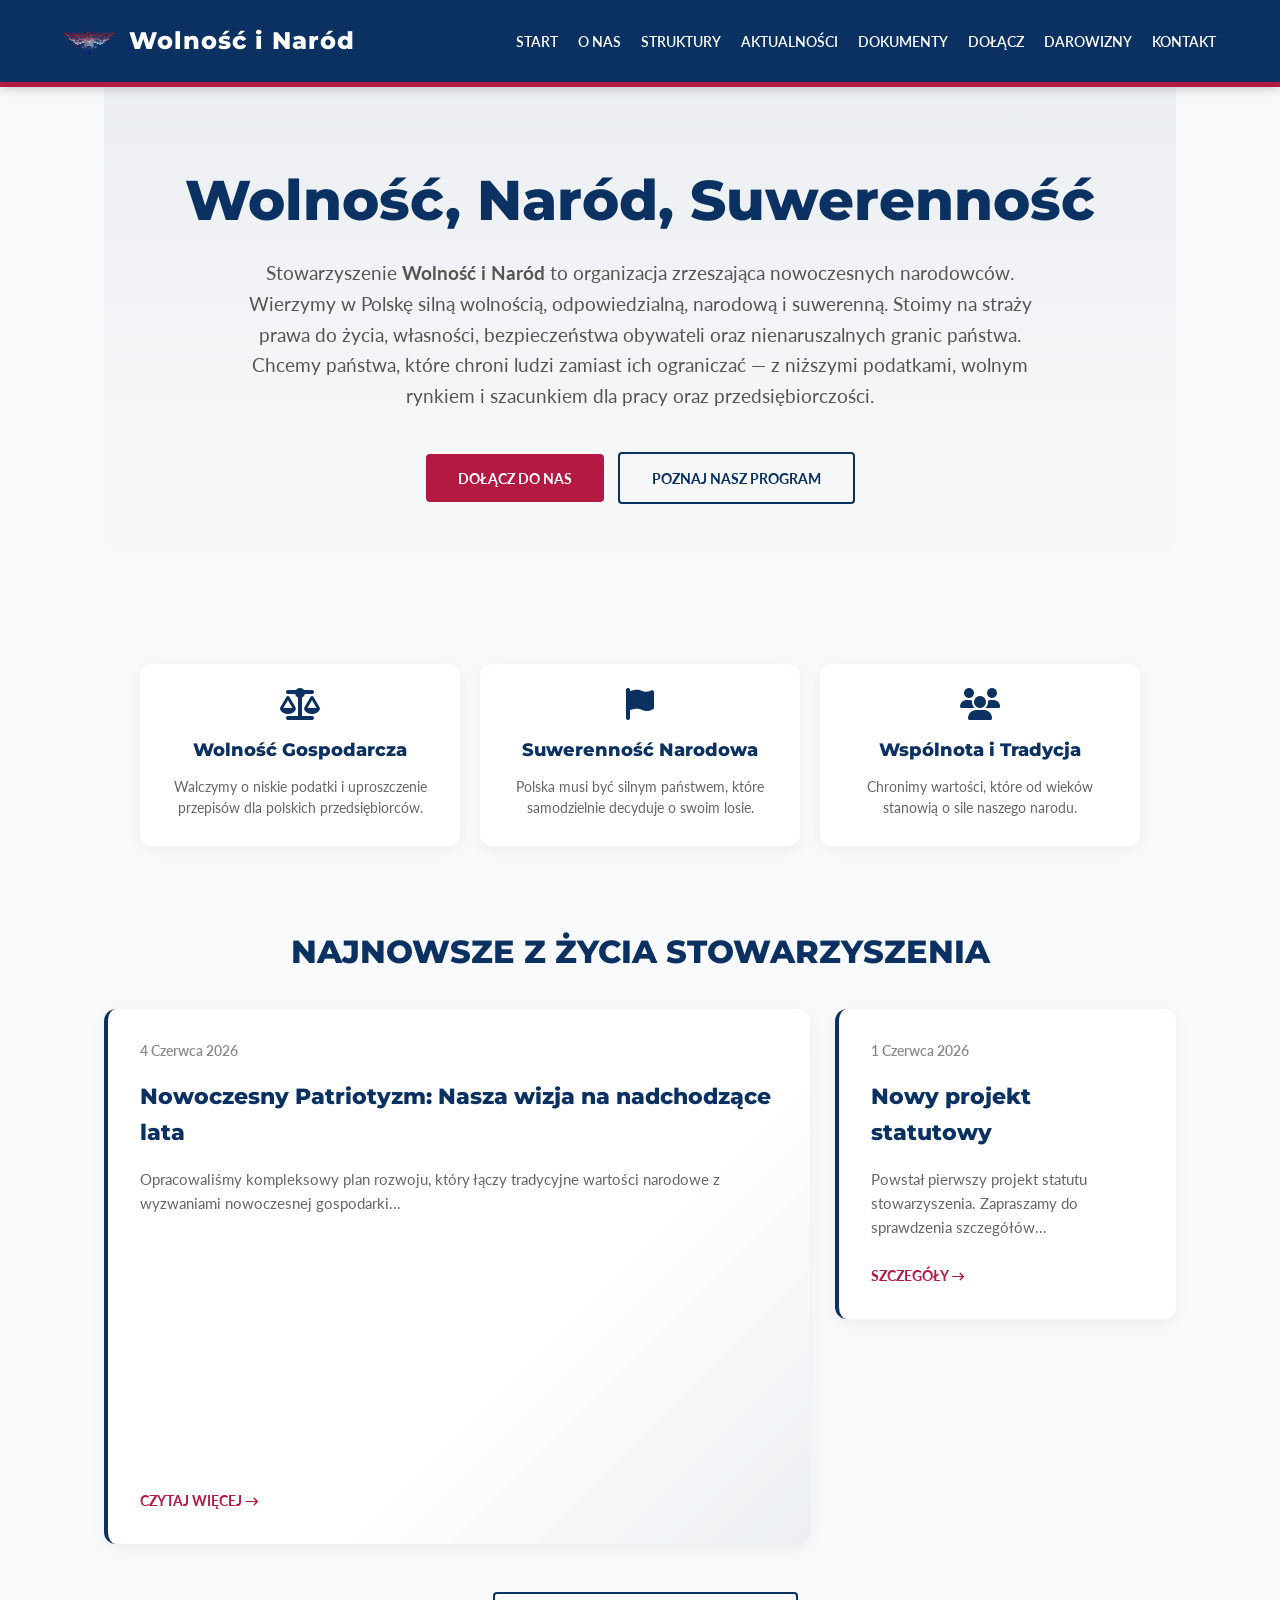
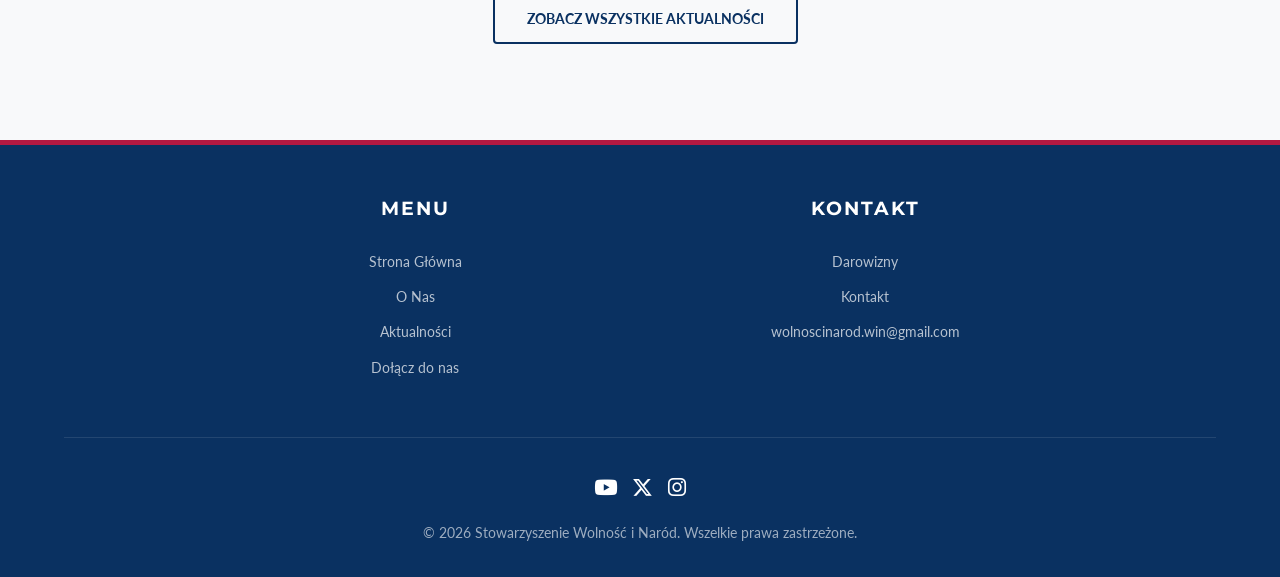
<file: index.html>
<!DOCTYPE html>
<html lang="pl">
<head>
    <meta charset="UTF-8">
    <meta name="viewport" content="width=device-width, initial-scale=1.0">
    <title>Wolność i Naród - Stowarzyszenie Nowoczesnych Narodowców</title>
    
    <!-- SEO & META TAGS -->
    <meta name="description" content="Stowarzyszenie Wolność i Naród - zrzeszamy nowoczesnych narodowców. Walczymy o silną, wolną i suwerenną Polskę. Dołącz do nas!">
    <meta name="keywords" content="Wolność i Naród, narodowcy, stowarzyszenie, prawica, Polska, wolność, suwerenność">
    <meta name="author" content="Stowarzyszenie Wolność i Naród">
    
    <!-- OPEN GRAPH (Social Media) -->
    <meta property="og:title" content="Wolność i Naród - Stowarzyszenie">
    <meta property="og:description" content="Walczymy o silną, wolną i suwerenną Polskę. Poznaj nasze cele i dołącz do ruchu.">
    <meta property="og:image" content="img/wolnosc_i_narod_orzel.png">
    <meta property="og:url" content="https://wolnoscinarod.pl/">
    <meta property="og:type" content="website">

    <!-- FAVICON -->
    <link rel="icon" type="image/png" href="img/favicon.png">

    <!-- JSON-LD Structured Data (Google & AI) -->
    <script type="application/ld+json">
    {
      "@context": "https://schema.org",
      "@type": "NGO",
      "name": "Stowarzyszenie Wolność i Naród",
      "alternateName": "WIN",
      "url": "https://wolnoscinarod.pl/",
      "logo": "https://wolnoscinarod.pl/img/wolnosc_i_narod_orzel.png",
      "sameAs": [
        "https://www.youtube.com/@Wolnosc_i_Narod",
        "https://x.com/Wolnosc_i_Narod",
        "https://www.instagram.com/wolnosc_i_narod.win/"
      ],
      "description": "Stowarzyszenie zrzeszające nowoczesnych narodowców. Walczymy o silną, wolną i suwerenną Polskę opartą na wartościach i nowoczesnej gospodarce.",
      "address": {
        "@type": "PostalAddress",
        "addressLocality": "Warszawa",
        "addressCountry": "PL"
      }
    }
    </script>

    <!-- FONTS -->
    <link rel="preconnect" href="https://fonts.googleapis.com">
    <link rel="preconnect" href="https://fonts.gstatic.com" crossorigin>
    <link href="https://fonts.googleapis.com/css2?family=Lato:ital,wght@0,300;0,400;0,700;1,400&family=Montserrat:wght@400;700;800;900&display=swap" rel="stylesheet">

    <!-- ICONS (Font Awesome) -->
    <link rel="stylesheet" href="https://cdnjs.cloudflare.com/ajax/libs/font-awesome/6.5.1/css/all.min.css">

    <link rel="stylesheet" href="style.css">
</head>
<body>

    <!-- NAGŁÓWEK: Logo i miejsce na podstrony -->
    <header>
        <div class="logo-container">
            <div class="logo-placeholder">
               <img src="img/wolnosc_i_narod_orzel.png" width="100%" height="100%">
            </div>
            <h1>Wolność i Naród</h1>
        </div>
        <nav>
            <ul>
                <li><a href="index.html">Start</a></li>
                <li><a href="o-nas.html">O Nas</a></li>
                <li><a href="struktury.html">Struktury</a></li>
                <li><a href="aktualnosci.html">Aktualności</a></li>
                <li><a href="dokumenty.html">Dokumenty</a></li>
                <li><a href="dolacz.html">Dołącz</a></li>
                <li><a href="darowizny.html">Darowizny</a></li>
                <li><a href="kontakt.html">Kontakt</a></li>
            </ul>
        </nav>
    </header>

    <main>
        <!-- SEKCJA HERO: Pierwsze wrażenie -->
        <section id="strona-glowna" class="hero-section">
            <div class="hero-content">
                <h1>Wolność, Naród, Suwerenność</h1>
                <p>
                    Stowarzyszenie <strong>Wolność i Naród</strong> to organizacja zrzeszająca nowoczesnych narodowców.
                    Wierzymy w Polskę silną wolnością, odpowiedzialną, narodową i suwerenną. Stoimy na straży prawa do życia, własności, bezpieczeństwa obywateli oraz nienaruszalnych granic państwa. Chcemy państwa, które chroni ludzi zamiast ich ograniczać — z niższymi podatkami, wolnym rynkiem i szacunkiem dla pracy oraz przedsiębiorczości.
                </p>
                <div class="hero-buttons">
                    <a href="dolacz.html" class="btn btn-primary">Dołącz do nas</a>
                    <a href="o-nas.html" class="btn btn-secondary">Poznaj nasz program</a>
                </div>
            </div>
        </section>

        <!-- SEKCJA FILARY: Zamiast pełnych aktualności -->
        <section class="pillars-section">
            <div class="pillars-grid">
                <div class="pillar-card">
                    <i class="fas fa-balance-scale"></i>
                    <h3>Wolność Gospodarcza</h3>
                    <p>Walczymy o niskie podatki i uproszczenie przepisów dla polskich przedsiębiorców.</p>
                </div>
                <div class="pillar-card">
                    <i class="fas fa-flag"></i>
                    <h3>Suwerenność Narodowa</h3>
                    <p>Polska musi być silnym państwem, które samodzielnie decyduje o swoim losie.</p>
                </div>
                <div class="pillar-card">
                    <i class="fas fa-users"></i>
                    <h3>Wspólnota i Tradycja</h3>
                    <p>Chronimy wartości, które od wieków stanowią o sile naszego narodu.</p>
                </div>
            </div>
        </section>

        <!-- SKRÓCONA SEKCJA AKTUALNOŚCI NA STRONIE GŁÓWNEJ -->
        <section class="news-section">
            <h2 style="text-align: center; margin-bottom: 2rem;">Najnowsze z życia stowarzyszenia</h2>
            <div class="news-grid">
                <!-- Tylko dwie najważniejsze karty jako podgląd -->
                <article class="news-card featured">
                    <div>
                        <p class="date">4 Czerwca 2026</p>
                        <h3>Nowoczesny Patriotyzm: Nasza wizja na nadchodzące lata</h3>
                        <p>Opracowaliśmy kompleksowy plan rozwoju, który łączy tradycyjne wartości narodowe z wyzwaniami nowoczesnej gospodarki...</p>
                    </div>
                    <a href="aktualnosci.html" class="read-more">Czytaj więcej &rarr;</a>
                </article>

                <article class="news-card">
                    <div>
                        <p class="date">1 Czerwca 2026</p>
                        <h3>Nowy projekt statutowy</h3>
                        <p>Powstał pierwszy projekt statutu stowarzyszenia. Zapraszamy do sprawdzenia szczegółów...</p>
                    </div>
                    <a href="aktualnosci.html" class="read-more">Szczegóły &rarr;</a>
                </article>
            </div>
            <div style="text-align: center; margin-top: 3rem;">
                <a href="aktualnosci.html" class="btn btn-secondary">Zobacz wszystkie aktualności</a>
            </div>
        </section>
    </main>

    <footer>
        <div class="footer-content">
            <div class="footer-section">
                <h4>Menu</h4>
                <ul class="footer-links">
                    <li><a href="index.html">Strona Główna</a></li>
                    <li><a href="o-nas.html">O Nas</a></li>
                    <li><a href="aktualnosci.html">Aktualności</a></li>
                    <li><a href="dolacz.html">Dołącz do nas</a></li>
                </ul>
            </div>
            <div class="footer-section">
                <h4>Kontakt</h4>
                <ul class="footer-links">
                    <li><a href="darowizny.html">Darowizny</a></li>
                    <li><a href="kontakt.html">Kontakt</a></li>
                    <li><a href="mailto:wolnoscinarod.win@gmail.com">wolnoscinarod.win@gmail.com</a></li>
                </ul>
            </div>
        </div>
        <div class="footer-bottom">
            <div class="social-icons">
                <a href="https://www.youtube.com/@Wolnosc_i_Narod" target="_blank" title="YouTube"><i class="fab fa-youtube"></i></a>
                <a href="https://x.com/Wolnosc_i_Narod" target="_blank" title="Twitter/X"><i class="fab fa-x-twitter"></i></a>
                <a href="https://www.instagram.com/wolnosc_i_narod.win/" target="_blank" title="Instagram"><i class="fab fa-instagram"></i></a>
            </div>
            <p>&copy; 2026 Stowarzyszenie Wolność i Naród. Wszelkie prawa zastrzeżone.</p>
        </div>
    </footer>

</body>
</html>
</file>
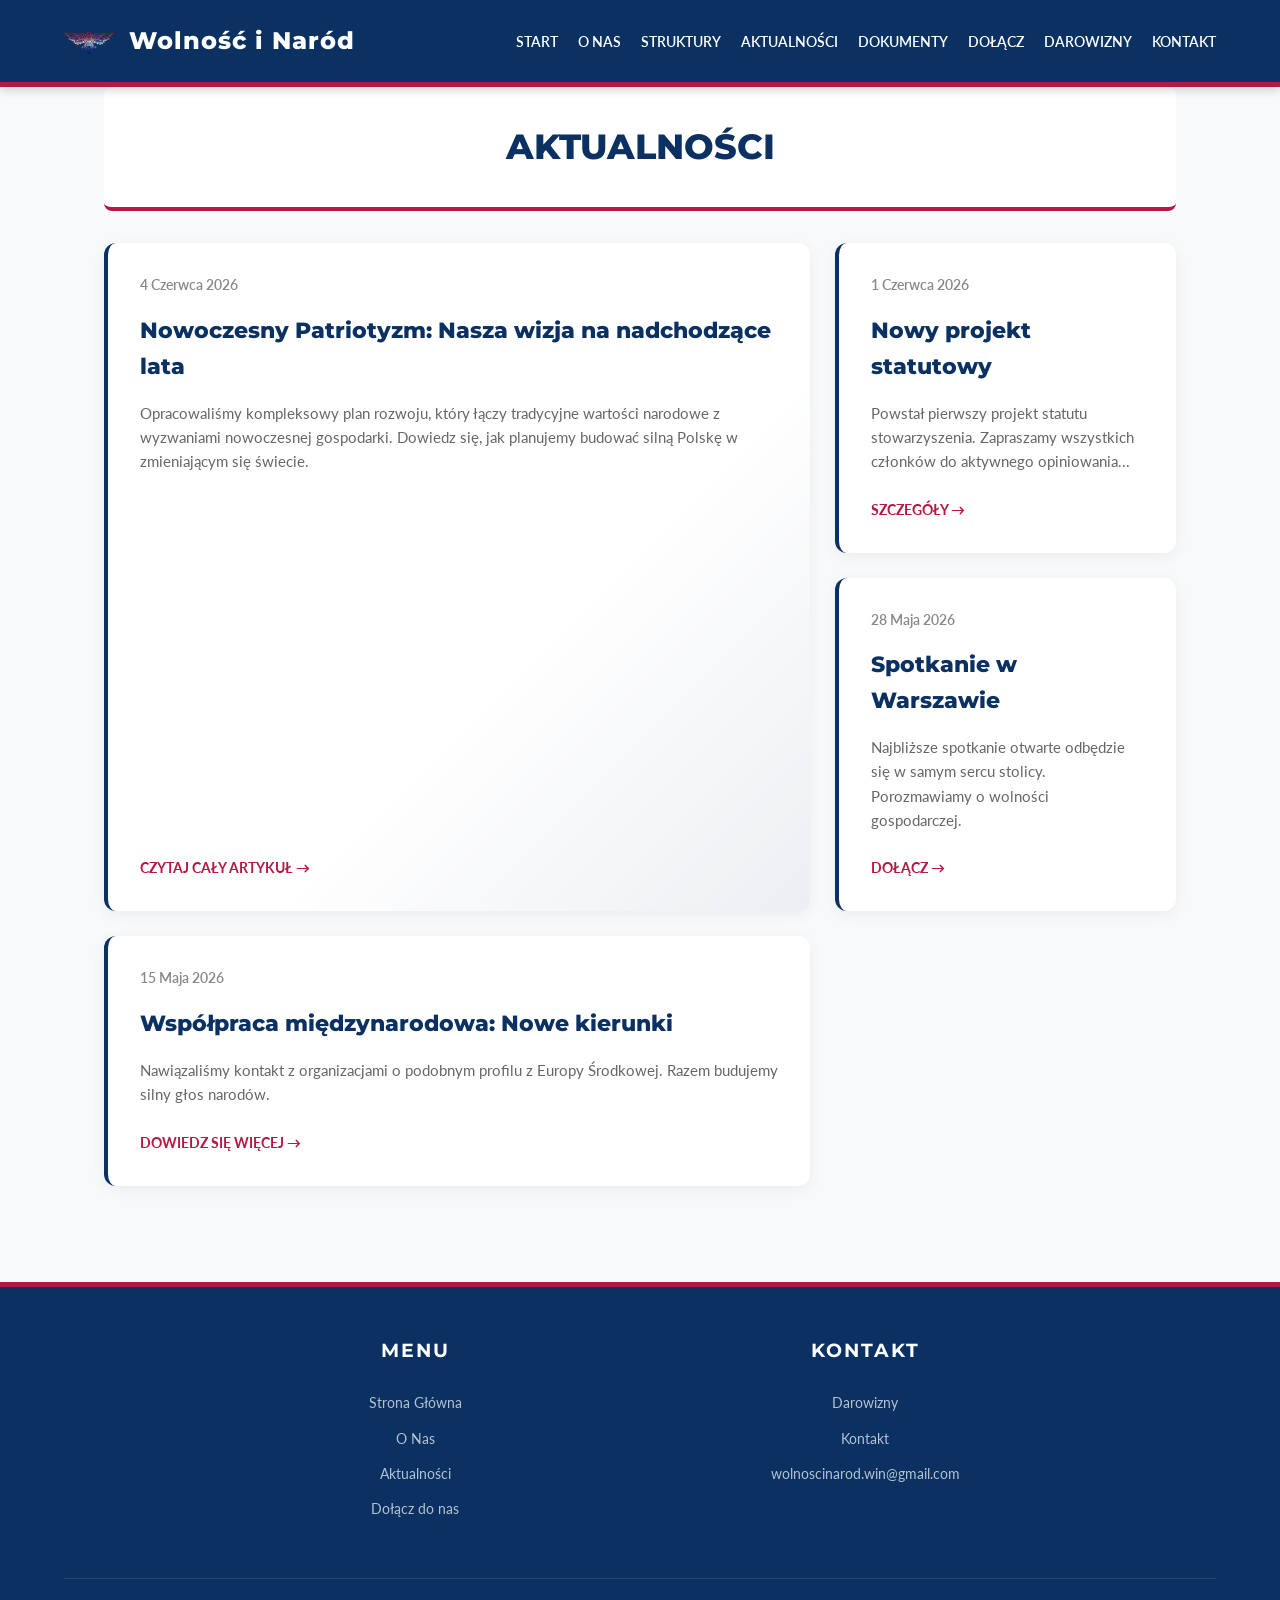
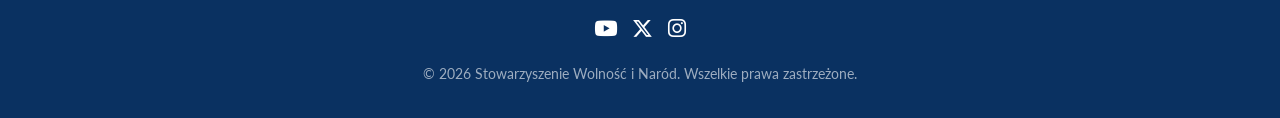
<file: aktualnosci.html>
<!DOCTYPE html>
<html lang="pl">
<head>
    <meta charset="UTF-8">
    <meta name="viewport" content="width=device-width, initial-scale=1.0">
    <title>Aktualności - Wolność i Naród</title>
    
    <!-- FAVICON -->
    <link rel="icon" type="image/png" href="img/favicon.png">

    <!-- FONTS -->
    <link rel="preconnect" href="https://fonts.googleapis.com">
    <link rel="preconnect" href="https://fonts.gstatic.com" crossorigin>
    <link href="https://fonts.googleapis.com/css2?family=Lato:ital,wght@0,300;0,400;0,700;1,400&family=Montserrat:wght@400;700;800;900&display=swap" rel="stylesheet">

    <!-- ICONS (Font Awesome) -->
    <link rel="stylesheet" href="https://cdnjs.cloudflare.com/ajax/libs/font-awesome/6.5.1/css/all.min.css">

    <link rel="stylesheet" href="style.css">
</head>
<body>

    <header>
        <div class="logo-container">
            <a href="index.html" class="logo-container">
                <div class="logo-placeholder">
                   <img src="img/wolnosc_i_narod_orzel.png" width="100%" height="100%">
                </div>
                <h1>Wolność i Naród</h1>
            </a>
        </div>
        <nav>
            <ul>
                <li><a href="index.html">Start</a></li>
                <li><a href="o-nas.html">O Nas</a></li>
                <li><a href="struktury.html">Struktury</a></li>
                <li><a href="aktualnosci.html">Aktualności</a></li>
                <li><a href="dokumenty.html">Dokumenty</a></li>
                <li><a href="dolacz.html">Dołącz</a></li>
                <li><a href="darowizny.html">Darowizny</a></li>
                <li><a href="kontakt.html">Kontakt</a></li>
            </ul>
        </nav>
    </header>

    <main>
        <section class="page-header">
            <h2>Aktualności</h2>
        </section>

        <section class="news-section">
            <div class="news-grid">
                <article class="news-card featured">
                    <div>
                        <p class="date">4 Czerwca 2026</p>
                        <h3>Nowoczesny Patriotyzm: Nasza wizja na nadchodzące lata</h3>
                        <p>Opracowaliśmy kompleksowy plan rozwoju, który łączy tradycyjne wartości narodowe z wyzwaniami nowoczesnej gospodarki. Dowiedz się, jak planujemy budować silną Polskę w zmieniającym się świecie.</p>
                    </div>
                    <a href="#" class="read-more">Czytaj cały artykuł &rarr;</a>
                </article>

                <article class="news-card">
                    <div>
                        <p class="date">1 Czerwca 2026</p>
                        <h3>Nowy projekt statutowy</h3>
                        <p>Powstał pierwszy projekt statutu stowarzyszenia. Zapraszamy wszystkich członków do aktywnego opiniowania...</p>
                    </div>
                    <a href="#" class="read-more">Szczegóły &rarr;</a>
                </article>

                <article class="news-card">
                    <div>
                        <p class="date">28 Maja 2026</p>
                        <h3>Spotkanie w Warszawie</h3>
                        <p>Najbliższe spotkanie otwarte odbędzie się w samym sercu stolicy. Porozmawiamy o wolności gospodarczej.</p>
                    </div>
                    <a href="#" class="read-more">Dołącz &rarr;</a>
                </article>

                <article class="news-card wide">
                    <div>
                        <p class="date">15 Maja 2026</p>
                        <h3>Współpraca międzynarodowa: Nowe kierunki</h3>
                        <p>Nawiązaliśmy kontakt z organizacjami o podobnym profilu z Europy Środkowej. Razem budujemy silny głos narodów.</p>
                    </div>
                    <a href="#" class="read-more">Dowiedz się więcej &rarr;</a>
                </article>
            </div>
        </section>
    </main>

    <footer>
        <div class="footer-content">
            <div class="footer-section">
                <h4>Menu</h4>
                <ul class="footer-links">
                    <li><a href="index.html">Strona Główna</a></li>
                    <li><a href="o-nas.html">O Nas</a></li>
                    <li><a href="aktualnosci.html">Aktualności</a></li>
                    <li><a href="dolacz.html">Dołącz do nas</a></li>
                </ul>
            </div>
            <div class="footer-section">
                <h4>Kontakt</h4>
                <ul class="footer-links">
                    <li><a href="darowizny.html">Darowizny</a></li>
                    <li><a href="kontakt.html">Kontakt</a></li>
                    <li><a href="mailto:wolnoscinarod.win@gmail.com">wolnoscinarod.win@gmail.com</a></li>
                </ul>
            </div>
        </div>
        <div class="footer-bottom">
            <div class="social-icons">
                <a href="https://www.youtube.com/@Wolnosc_i_Narod" target="_blank" title="YouTube"><i class="fab fa-youtube"></i></a>
                <a href="https://x.com/Wolnosc_i_Narod" target="_blank" title="Twitter/X"><i class="fab fa-x-twitter"></i></a>
                <a href="https://www.instagram.com/wolnosc_i_narod.win/" target="_blank" title="Instagram"><i class="fab fa-instagram"></i></a>
            </div>
            <p>&copy; 2026 Stowarzyszenie Wolność i Naród. Wszelkie prawa zastrzeżone.</p>
        </div>
    </footer>

</body>
</html>
</file>
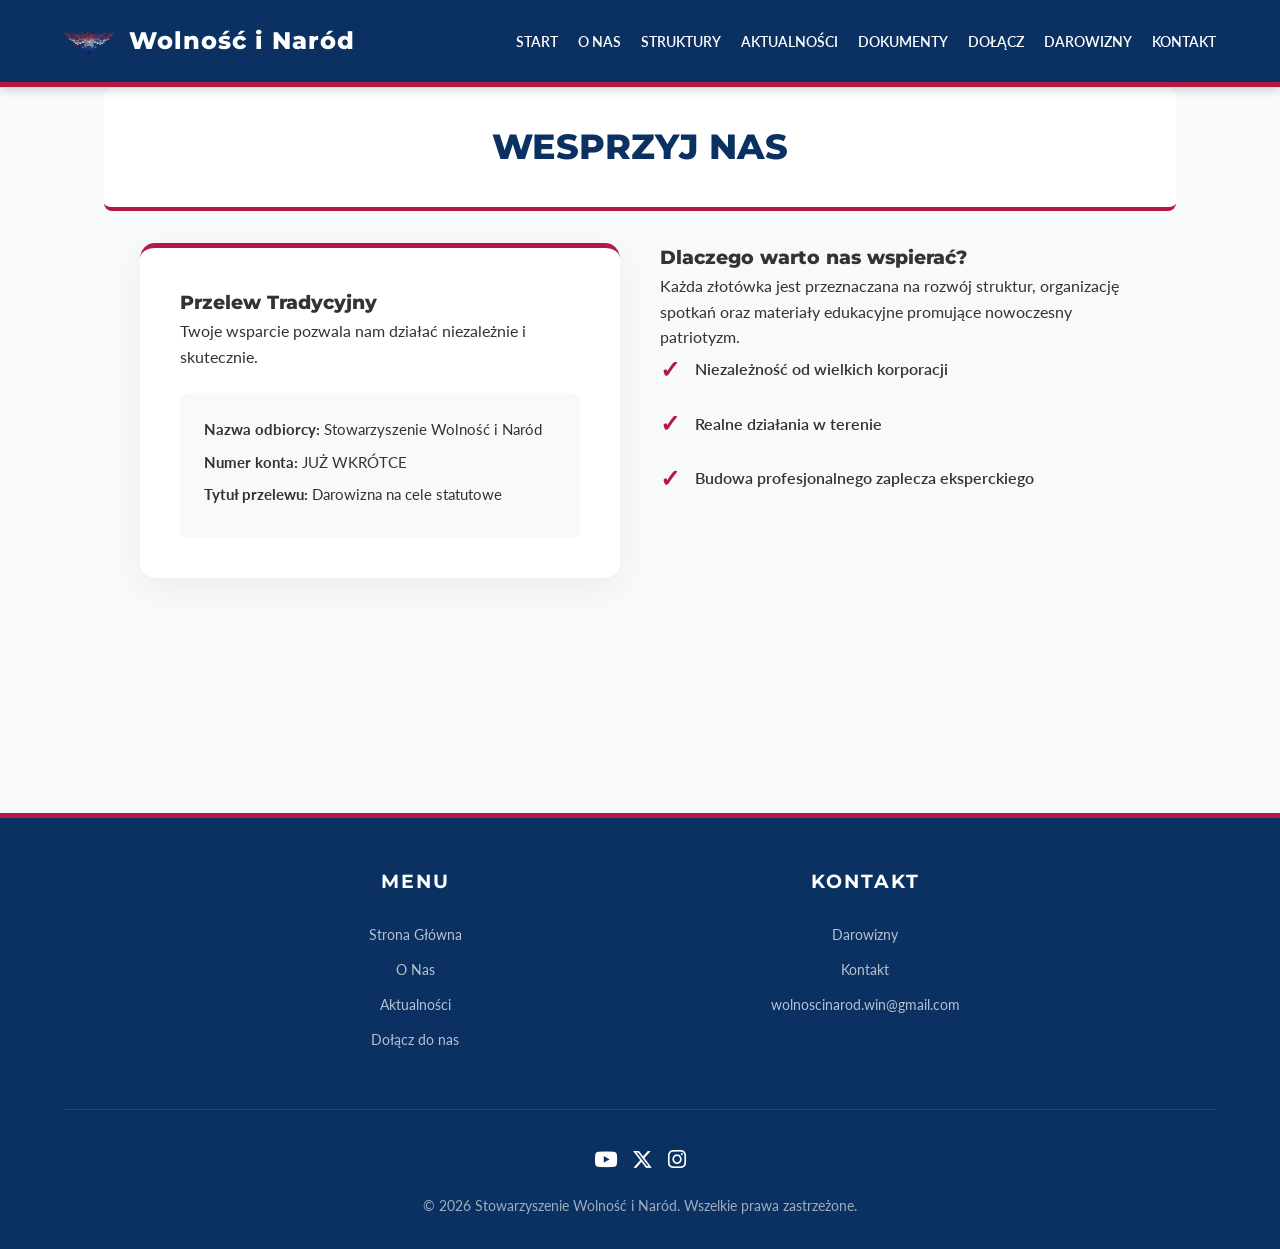
<file: darowizny.html>
<!DOCTYPE html>
<html lang="pl">
<head>
    <meta charset="UTF-8">
    <meta name="viewport" content="width=device-width, initial-scale=1.0">
    <title>Darowizny - Wolność i Naród</title>
    
    <!-- FAVICON -->
    <link rel="icon" type="image/png" href="img/favicon.png">

    <!-- FONTS -->
    <link rel="preconnect" href="https://fonts.googleapis.com">
    <link rel="preconnect" href="https://fonts.gstatic.com" crossorigin>
    <link href="https://fonts.googleapis.com/css2?family=Lato:ital,wght@0,300;0,400;0,700;1,400&family=Montserrat:wght@400;700;800;900&display=swap" rel="stylesheet">

    <!-- ICONS (Font Awesome) -->
    <link rel="stylesheet" href="https://cdnjs.cloudflare.com/ajax/libs/font-awesome/6.5.1/css/all.min.css">

    <link rel="stylesheet" href="style.css">
</head>
<body>

    <header>
        <div class="logo-container">
            <a href="index.html" class="logo-container">
                <div class="logo-placeholder">
                   <img src="img/wolnosc_i_narod_orzel.png" width="100%" height="100%">
                </div>
                <h1>Wolność i Naród</h1>
            </a>
        </div>
        <nav>
            <ul>
                <li><a href="index.html">Start</a></li>
                <li><a href="o-nas.html">O Nas</a></li>
                <li><a href="struktury.html">Struktury</a></li>
                <li><a href="aktualnosci.html">Aktualności</a></li>
                <li><a href="dokumenty.html">Dokumenty</a></li>
                <li><a href="dolacz.html">Dołącz</a></li>
                <li><a href="darowizny.html">Darowizny</a></li>
                <li><a href="kontakt.html">Kontakt</a></li>
            </ul>
        </nav>
    </header>

    <main>
        <section class="page-header">
            <h2>Wesprzyj nas</h2>
        </section>

        <section class="donation-section">
            <div class="donation-container">
                <div class="donation-card">
                    <h3>Przelew Tradycyjny</h3>
                    <p>Twoje wsparcie pozwala nam działać niezależnie i skutecznie.</p>
                    <div class="bank-details">
                        <p><strong>Nazwa odbiorcy:</strong> Stowarzyszenie Wolność i Naród</p>
                        <p><strong>Numer konta:</strong> JUŻ WKRÓTCE</p>
                        <p><strong>Tytuł przelewu:</strong> Darowizna na cele statutowe</p>
                    </div>
                </div>
                <div class="donation-info">
                    <h3>Dlaczego warto nas wspierać?</h3>
                    <p>Każda złotówka jest przeznaczana na rozwój struktur, organizację spotkań oraz materiały edukacyjne promujące nowoczesny patriotyzm.</p>
                    <ul class="join-benefits">
                        <li><span>&check;</span> Niezależność od wielkich korporacji</li>
                        <li><span>&check;</span> Realne działania w terenie</li>
                        <li><span>&check;</span> Budowa profesjonalnego zaplecza eksperckiego</li>
                    </ul>
                </div>
            </div>
        </section>
    </main>

    <footer>
        <div class="footer-content">
            <div class="footer-section">
                <h4>Menu</h4>
                <ul class="footer-links">
                    <li><a href="index.html">Strona Główna</a></li>
                    <li><a href="o-nas.html">O Nas</a></li>
                    <li><a href="aktualnosci.html">Aktualności</a></li>
                    <li><a href="dolacz.html">Dołącz do nas</a></li>
                </ul>
            </div>
            <div class="footer-section">
                <h4>Kontakt</h4>
                <ul class="footer-links">
                    <li><a href="darowizny.html">Darowizny</a></li>
                    <li><a href="kontakt.html">Kontakt</a></li>
                    <li><a href="mailto:wolnoscinarod.win@gmail.com">wolnoscinarod.win@gmail.com</a></li>
                </ul>
            </div>
        </div>
        <div class="footer-bottom">
            <div class="social-icons">
                <a href="https://www.youtube.com/@Wolnosc_i_Narod" target="_blank" title="YouTube"><i class="fab fa-youtube"></i></a>
                <a href="https://x.com/Wolnosc_i_Narod" target="_blank" title="Twitter/X"><i class="fab fa-x-twitter"></i></a>
                <a href="https://www.instagram.com/wolnosc_i_narod.win/" target="_blank" title="Instagram"><i class="fab fa-instagram"></i></a>
            </div>
            <p>&copy; 2026 Stowarzyszenie Wolność i Naród. Wszelkie prawa zastrzeżone.</p>
        </div>
    </footer>

</body>
</html>
</file>
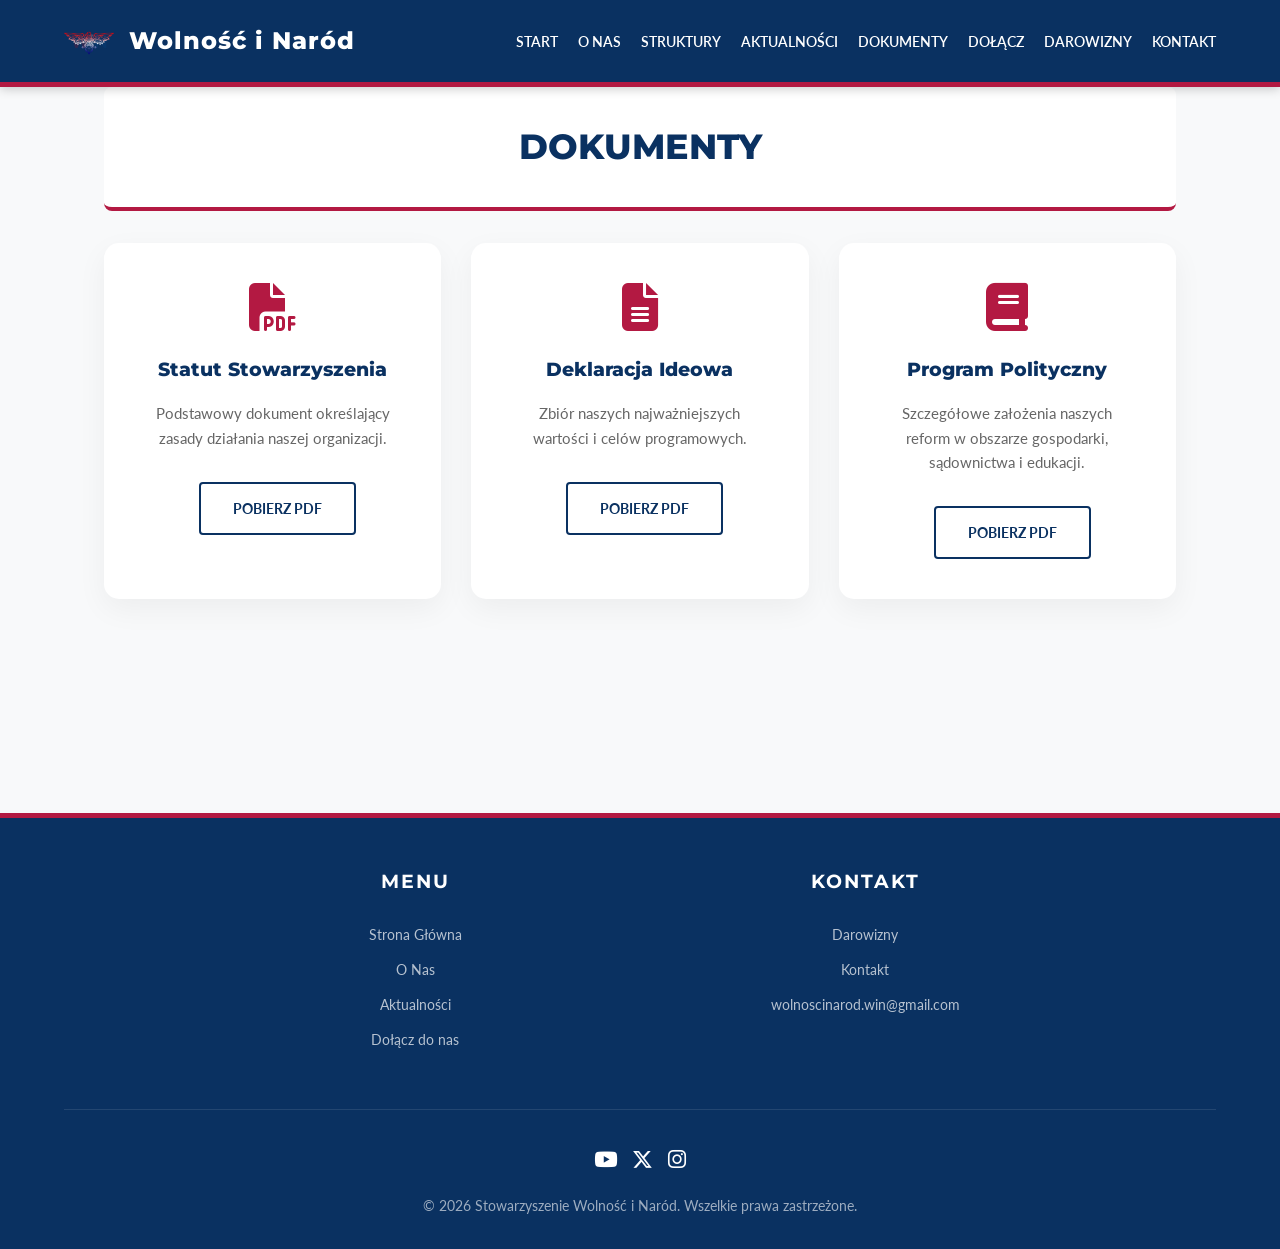
<file: dokumenty.html>
<!DOCTYPE html>
<html lang="pl">
<head>
    <meta charset="UTF-8">
    <meta name="viewport" content="width=device-width, initial-scale=1.0">
    <title>Dokumenty - Wolność i Naród</title>
    
    <!-- FAVICON -->
    <link rel="icon" type="image/png" href="img/favicon.png">

    <!-- ICONS -->
    <link rel="preconnect" href="https://fonts.googleapis.com">
    <link rel="preconnect" href="https://fonts.gstatic.com" crossorigin>
    <link href="https://fonts.googleapis.com/css2?family=Lato:ital,wght@0,300;0,400;0,700;1,400&family=Montserrat:wght@400;700;800;900&display=swap" rel="stylesheet">

    <!-- ICONS -->
    <link rel="stylesheet" href="https://cdnjs.cloudflare.com/ajax/libs/font-awesome/6.5.1/css/all.min.css">

    <link rel="stylesheet" href="style.css">
</head>
<body>

    <header>
        <div class="logo-container">
            <a href="index.html" class="logo-container">
                <div class="logo-placeholder">
                   <img src="img/wolnosc_i_narod_orzel.png" width="100%" height="100%">
                </div>
                <h1>Wolność i Naród</h1>
            </a>
        </div>
        <nav>
            <ul>
                <li><a href="index.html">Start</a></li>
                <li><a href="o-nas.html">O Nas</a></li>
                <li><a href="struktury.html">Struktury</a></li>
                <li><a href="aktualnosci.html">Aktualności</a></li>
                <li><a href="dokumenty.html">Dokumenty</a></li>
                <li><a href="dolacz.html">Dołącz</a></li>
                <li><a href="darowizny.html">Darowizny</a></li>
                <li><a href="kontakt.html">Kontakt</a></li>
            </ul>
        </nav>
    </header>

    <main>
        <section class="page-header">
            <h2>Dokumenty</h2>
        </section>

        <section class="docs-section">
            <div class="docs-grid">
                <div class="doc-card">
                    <i class="fas fa-file-pdf"></i>
                    <h3>Statut Stowarzyszenia</h3>
                    <p>Podstawowy dokument określający zasady działania naszej organizacji.</p>
                    <a href="pdf/statut.pdf" class="btn btn-secondary" download>Pobierz PDF</a>
                </div>
                <div class="doc-card">
                    <i class="fas fa-file-alt"></i>
                    <h3>Deklaracja Ideowa</h3>
                    <p>Zbiór naszych najważniejszych wartości i celów programowych.</p>
                    <a href="#" class="btn btn-secondary">Pobierz PDF</a>
                </div>
                <div class="doc-card">
                    <i class="fas fa-book"></i>
                    <h3>Program Polityczny</h3>
                    <p>Szczegółowe założenia naszych reform w obszarze gospodarki, sądownictwa i edukacji.</p>
                    <a href="#" class="btn btn-secondary">Pobierz PDF</a>
                </div>
            </div>
        </section>
    </main>

    <footer>
        <div class="footer-content">
            <div class="footer-section">
                <h4>Menu</h4>
                <ul class="footer-links">
                    <li><a href="index.html">Strona Główna</a></li>
                    <li><a href="o-nas.html">O Nas</a></li>
                    <li><a href="aktualnosci.html">Aktualności</a></li>
                    <li><a href="dolacz.html">Dołącz do nas</a></li>
                </ul>
            </div>
            <div class="footer-section">
                <h4>Kontakt</h4>
                <ul class="footer-links">
                    <li><a href="darowizny.html">Darowizny</a></li>
                    <li><a href="kontakt.html">Kontakt</a></li>
                    <li><a href="mailto:wolnoscinarod.win@gmail.com">wolnoscinarod.win@gmail.com</a></li>
                </ul>
            </div>
        </div>
        <div class="footer-bottom">
            <div class="social-icons">
                <a href="https://www.youtube.com/@Wolnosc_i_Narod" target="_blank" title="YouTube"><i class="fab fa-youtube"></i></a>
                <a href="https://x.com/Wolnosc_i_Narod" target="_blank" title="Twitter/X"><i class="fab fa-x-twitter"></i></a>
                <a href="https://www.instagram.com/wolnosc_i_narod.win/" target="_blank" title="Instagram"><i class="fab fa-instagram"></i></a>
            </div>
            <p>&copy; 2026 Stowarzyszenie Wolność i Naród. Wszelkie prawa zastrzeżone.</p>
        </div>
    </footer>

</body>
</html>
</file>
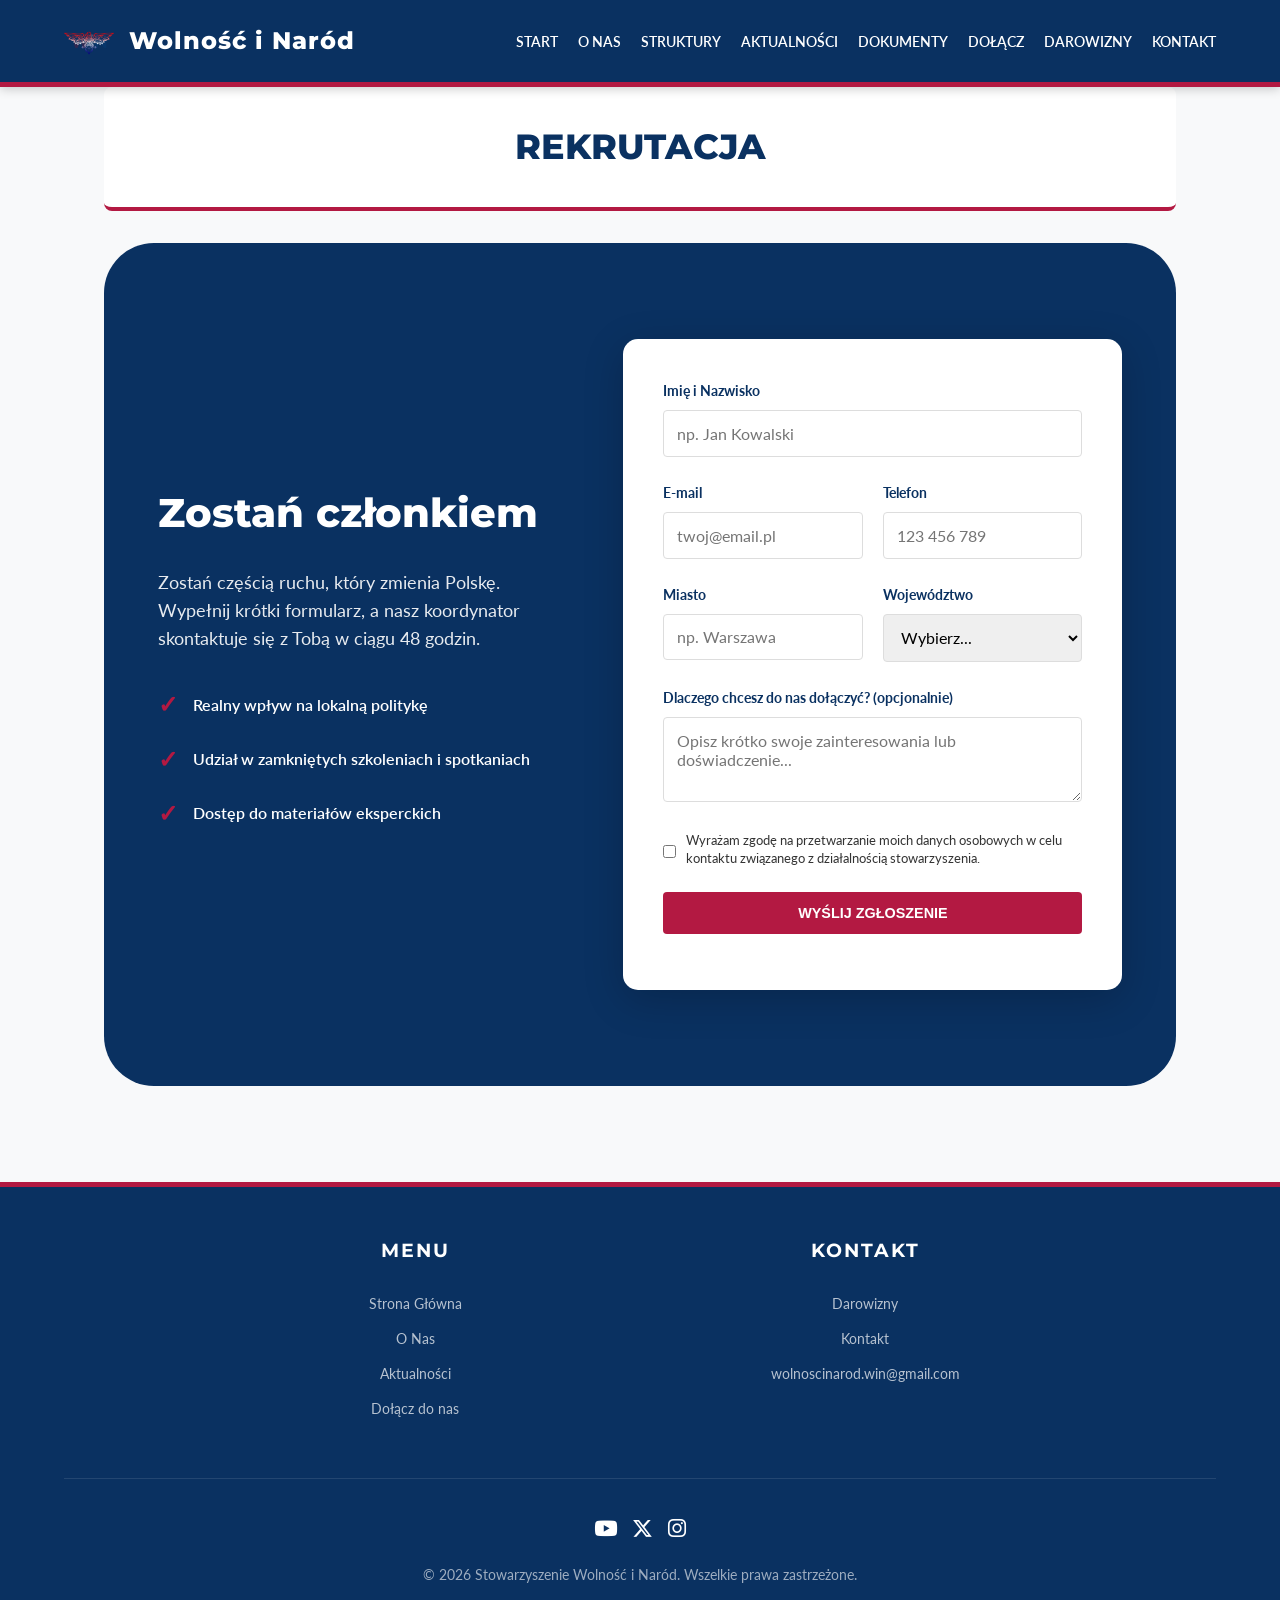
<file: dolacz.html>
<!DOCTYPE html>
<html lang="pl">
<head>
    <meta charset="UTF-8">
    <meta name="viewport" content="width=device-width, initial-scale=1.0">
    <title>Dołącz do nas - Wolność i Naród</title>
    
    <!-- FAVICON -->
    <link rel="icon" type="image/png" href="img/favicon.png">

    <!-- FONTS -->
    <link rel="preconnect" href="https://fonts.googleapis.com">
    <link rel="preconnect" href="https://fonts.gstatic.com" crossorigin>
    <link href="https://fonts.googleapis.com/css2?family=Lato:ital,wght@0,300;0,400;0,700;1,400&family=Montserrat:wght@400;700;800;900&display=swap" rel="stylesheet">

    <!-- ICONS (Font Awesome) -->
    <link rel="stylesheet" href="https://cdnjs.cloudflare.com/ajax/libs/font-awesome/6.5.1/css/all.min.css">

    <link rel="stylesheet" href="style.css">
</head>
<body>

    <header>
        <div class="logo-container">
            <a href="index.html" class="logo-container">
                <div class="logo-placeholder">
                   <img src="img/wolnosc_i_narod_orzel.png" width="100%" height="100%">
                </div>
                <h1>Wolność i Naród</h1>
            </a>
        </div>
        <nav>
            <ul>
                <li><a href="index.html">Start</a></li>
                <li><a href="o-nas.html">O Nas</a></li>
                <li><a href="struktury.html">Struktury</a></li>
                <li><a href="aktualnosci.html">Aktualności</a></li>
                <li><a href="dokumenty.html">Dokumenty</a></li>
                <li><a href="dolacz.html">Dołącz</a></li>
                <li><a href="darowizny.html">Darowizny</a></li>
                <li><a href="kontakt.html">Kontakt</a></li>
            </ul>
        </nav>
    </header>

    <main>
        <section class="page-header">
            <h2>Rekrutacja</h2>
        </section>

        <section class="join-section">
            <div class="join-container">
                <div class="join-text">
                    <h2>Zostań członkiem</h2>
                    <p>Zostań częścią ruchu, który zmienia Polskę. Wypełnij krótki formularz, a nasz koordynator skontaktuje się z Tobą w ciągu 48 godzin.</p>
                    <ul class="join-benefits">
                        <li><span>&check;</span> Realny wpływ na lokalną politykę</li>
                        <li><span>&check;</span> Udział w zamkniętych szkoleniach i spotkaniach</li>
                        <li><span>&check;</span> Dostęp do materiałów eksperckich</li>
                    </ul>
                </div>
                <div class="join-form-card">
                    <form id="join-form">
                        <div class="form-group">
                            <label for="full-name">Imię i Nazwisko</label>
                            <input type="text" id="full-name" name="full-name" placeholder="np. Jan Kowalski" required>
                        </div>
                        <div class="form-row">
                            <div class="form-group">
                                <label for="email">E-mail</label>
                                <input type="email" id="email" name="email" placeholder="twoj@email.pl" required>
                            </div>
                            <div class="form-group">
                                <label for="phone">Telefon</label>
                                <input type="tel" id="phone" name="phone" placeholder="123 456 789" required>
                            </div>
                        </div>
                        <div class="form-row">
                            <div class="form-group">
                                <label for="city">Miasto</label>
                                <input type="text" id="city" name="city" placeholder="np. Warszawa" required>
                            </div>
                            <div class="form-group">
                                <label for="voivodeship">Województwo</label>
                                <select id="voivodeship" name="voivodeship" required>
                                    <option value="" disabled selected>Wybierz...</option>
                                    <option value="dolnoslaskie">Dolnośląskie</option>
                                    <option value="kujawsko-pomorskie">Kujawsko-Pomorskie</option>
                                    <option value="lubelskie">Lubelskie</option>
                                    <option value="lubuskie">Lubuskie</option>
                                    <option value="lodzkie">Łódzkie</option>
                                    <option value="malopolskie">Małopolskie</option>
                                    <option value="mazowieckie">Mazowieckie</option>
                                    <option value="opolskie">Opolskie</option>
                                    <option value="podkarpackie">Podkarpackie</option>
                                    <option value="podlaskie">Podlaskie</option>
                                    <option value="pomorskie">Pomorskie</option>
                                    <option value="slaskie">Śląskie</option>
                                    <option value="swietokrzyskie">Świętokrzyskie</option>
                                    <option value="warminsko-mazurskie">Warmińsko-Mazurskie</option>
                                    <option value="wielkopolskie">Wielkopolskie</option>
                                    <option value="zachodniopomorskie">Zachodniopomorskie</option>
                                </select>
                            </div>
                        </div>
                        <div class="form-group">
                            <label for="message">Dlaczego chcesz do nas dołączyć? (opcjonalnie)</label>
                            <textarea id="message" name="message" rows="3" placeholder="Opisz krótko swoje zainteresowania lub doświadczenie..."></textarea>
                        </div>
                        <div class="form-checkbox">
                            <input type="checkbox" id="rodo" name="rodo" required>
                            <label for="rodo">Wyrażam zgodę na przetwarzanie moich danych osobowych w celu kontaktu związanego z działalnością stowarzyszenia.</label>
                        </div>
                        <button type="submit" class="btn btn-primary btn-block">Wyślij zgłoszenie</button>
                        <p id="form-status" class="form-status"></p>
                    </form>
                </div>
            </div>
        </section>
    </main>

    <footer>
        <div class="footer-content">
            <div class="footer-section">
                <h4>Menu</h4>
                <ul class="footer-links">
                    <li><a href="index.html">Strona Główna</a></li>
                    <li><a href="o-nas.html">O Nas</a></li>
                    <li><a href="aktualnosci.html">Aktualności</a></li>
                    <li><a href="dolacz.html">Dołącz do nas</a></li>
                </ul>
            </div>
            <div class="footer-section">
                <h4>Kontakt</h4>
                <ul class="footer-links">
                    <li><a href="darowizny.html">Darowizny</a></li>
                    <li><a href="kontakt.html">Kontakt</a></li>
                    <li><a href="mailto:wolnoscinarod.win@gmail.com">wolnoscinarod.win@gmail.com</a></li>
                </ul>
            </div>
        </div>
        <div class="footer-bottom">
            <div class="social-icons">
                <a href="https://www.youtube.com/@Wolnosc_i_Narod" target="_blank" title="YouTube"><i class="fab fa-youtube"></i></a>
                <a href="https://x.com/Wolnosc_i_Narod" target="_blank" title="Twitter/X"><i class="fab fa-x-twitter"></i></a>
                <a href="https://www.instagram.com/wolnosc_i_narod.win/" target="_blank" title="Instagram"><i class="fab fa-instagram"></i></a>
            </div>
            <p>&copy; 2026 Stowarzyszenie Wolność i Naród. Wszelkie prawa zastrzeżone.</p>
        </div>
    </footer>

    <script>
        const form = document.getElementById('join-form');
        const status = document.getElementById('form-status');

        form.addEventListener('submit', function(e) {
            e.preventDefault();
            status.textContent = "Wysyłanie...";
            status.style.color = "var(--color-blue)";

            const formData = new FormData(form);
            const data = Object.fromEntries(formData.entries());

            const scriptURL = 'https://script.google.com/macros/s/AKfycbyvZlTDMEWdmOKT7TwYzARNB_UC0NksCmSx0G-6rtE44hJ8FShhlMzYPytwKUOFmsJr/exec';

            fetch(scriptURL, { 
                method: 'POST', 
                body: JSON.stringify(data),
                mode: 'no-cors'
            })
            .then(() => {
                status.textContent = "Dziękujemy! Twoje zgłoszenie zostało wysłane.";
                status.style.color = "green";
                form.reset();
            })
            .catch(error => {
                status.textContent = "Wystąpił błąd. Spróbuj ponownie później.";
                status.style.color = "var(--color-red)";
            });
        });
    </script>
</body>
</html>
</file>
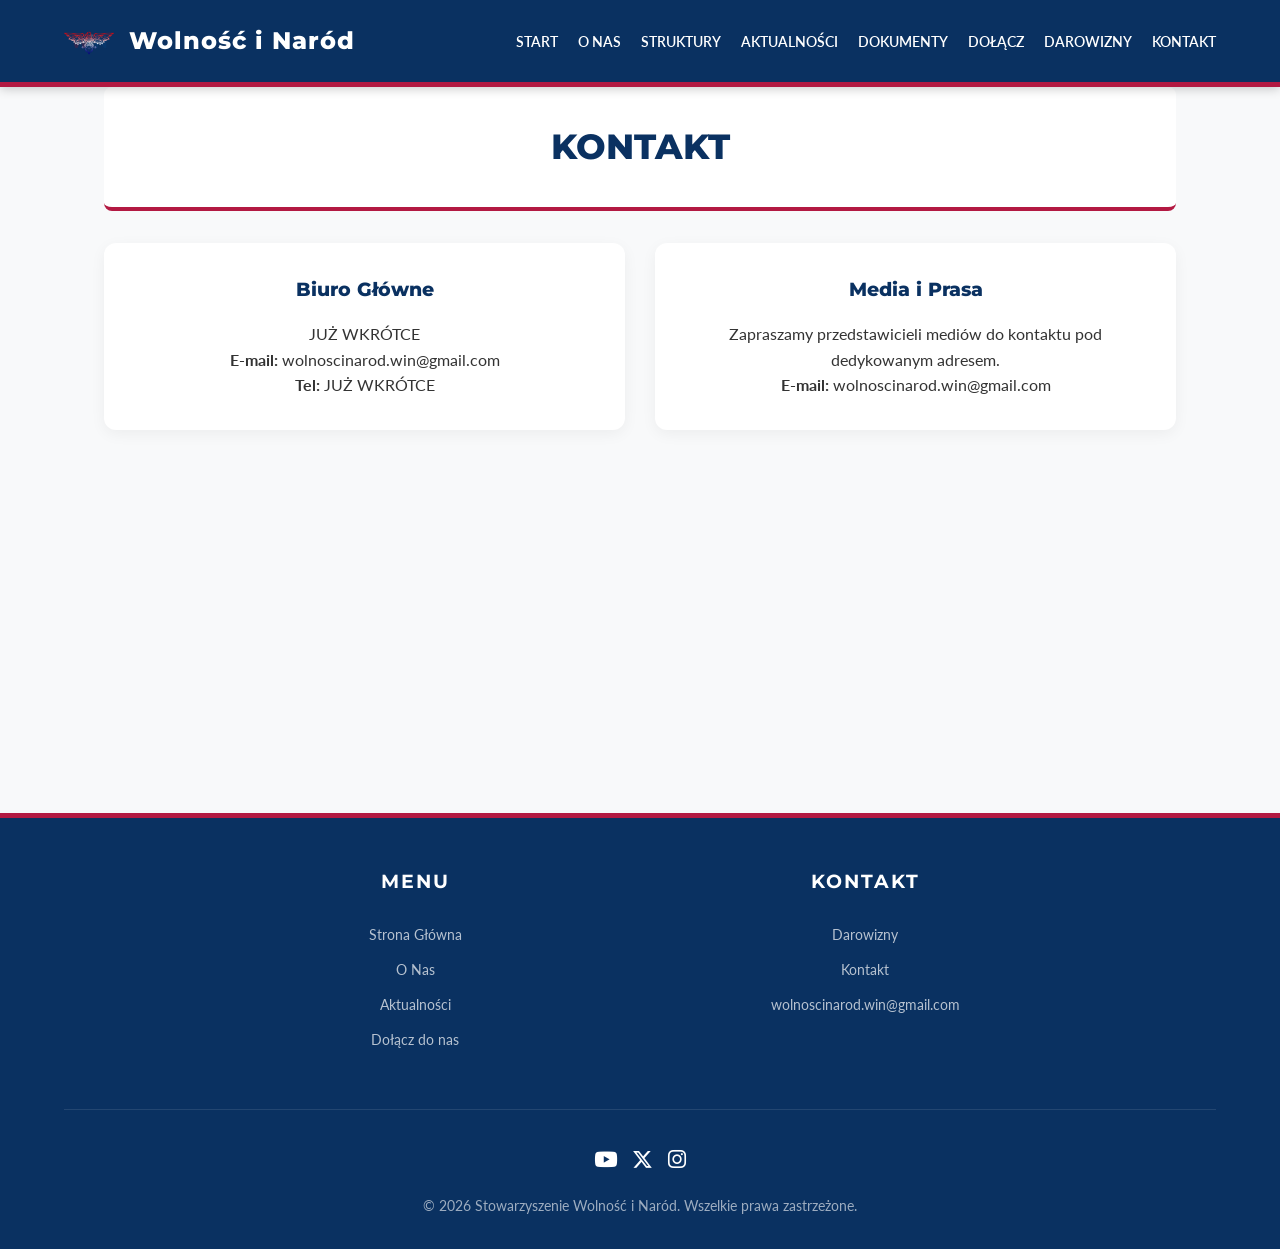
<file: kontakt.html>
<!DOCTYPE html>
<html lang="pl">
<head>
    <meta charset="UTF-8">
    <meta name="viewport" content="width=device-width, initial-scale=1.0">
    <title>Kontakt - Wolność i Naród</title>
    
    <!-- FAVICON -->
    <link rel="icon" type="image/png" href="img/favicon.png">

    <!-- FONTS -->
    <link rel="preconnect" href="https://fonts.googleapis.com">
    <link rel="preconnect" href="https://fonts.gstatic.com" crossorigin>
    <link href="https://fonts.googleapis.com/css2?family=Lato:ital,wght@0,300;0,400;0,700;1,400&family=Montserrat:wght@400;700;800;900&display=swap" rel="stylesheet">

    <!-- ICONS (Font Awesome) -->
    <link rel="stylesheet" href="https://cdnjs.cloudflare.com/ajax/libs/font-awesome/6.5.1/css/all.min.css">

    <link rel="stylesheet" href="style.css">
</head>
<body>

    <header>
        <div class="logo-container">
            <a href="index.html" class="logo-container">
                <div class="logo-placeholder">
                   <img src="img/wolnosc_i_narod_orzel.png" width="100%" height="100%">
                </div>
                <h1>Wolność i Naród</h1>
            </a>
        </div>
        <nav>
            <ul>
                <li><a href="index.html">Start</a></li>
                <li><a href="o-nas.html">O Nas</a></li>
                <li><a href="struktury.html">Struktury</a></li>
                <li><a href="aktualnosci.html">Aktualności</a></li>
                <li><a href="dokumenty.html">Dokumenty</a></li>
                <li><a href="dolacz.html">Dołącz</a></li>
                <li><a href="darowizny.html">Darowizny</a></li>
                <li><a href="kontakt.html">Kontakt</a></li>
            </ul>
        </nav>
    </header>

    <main>
        <section class="page-header">
            <h2>Kontakt</h2>
        </section>

        <section class="contact-section">
            <div class="contact-grid">
                <div class="contact-card">
                    <h3>Biuro Główne</h3>
                    <p>JUŻ WKRÓTCE</p>
                    <p><strong>E-mail:</strong> wolnoscinarod.win@gmail.com</p>
                    <p><strong>Tel:</strong> JUŻ WKRÓTCE</p>
                </div>
                <div class="contact-card">
                    <h3>Media i Prasa</h3>
                    <p>Zapraszamy przedstawicieli mediów do kontaktu pod dedykowanym adresem.</p>
                    <p><strong>E-mail:</strong> wolnoscinarod.win@gmail.com</p>
                </div>
            </div>
        </section>
    </main>

    <footer>
        <div class="footer-content">
            <div class="footer-section">
                <h4>Menu</h4>
                <ul class="footer-links">
                    <li><a href="index.html">Strona Główna</a></li>
                    <li><a href="o-nas.html">O Nas</a></li>
                    <li><a href="aktualnosci.html">Aktualności</a></li>
                    <li><a href="dolacz.html">Dołącz do nas</a></li>
                </ul>
            </div>
            <div class="footer-section">
                <h4>Kontakt</h4>
                <ul class="footer-links">
                    <li><a href="darowizny.html">Darowizny</a></li>
                    <li><a href="kontakt.html">Kontakt</a></li>
                    <li><a href="mailto:wolnoscinarod.win@gmail.com">wolnoscinarod.win@gmail.com</a></li>
                </ul>
            </div>
        </div>
        <div class="footer-bottom">
            <div class="social-icons">
                <a href="https://www.youtube.com/@Wolnosc_i_Narod" target="_blank" title="YouTube"><i class="fab fa-youtube"></i></a>
                <a href="https://x.com/Wolnosc_i_Narod" target="_blank" title="Twitter/X"><i class="fab fa-x-twitter"></i></a>
                <a href="https://www.instagram.com/wolnosc_i_narod.win/" target="_blank" title="Instagram"><i class="fab fa-instagram"></i></a>
            </div>
            <p>&copy; 2026 Stowarzyszenie Wolność i Naród. Wszelkie prawa zastrzeżone.</p>
        </div>
    </footer>

</body>
</html>
</file>
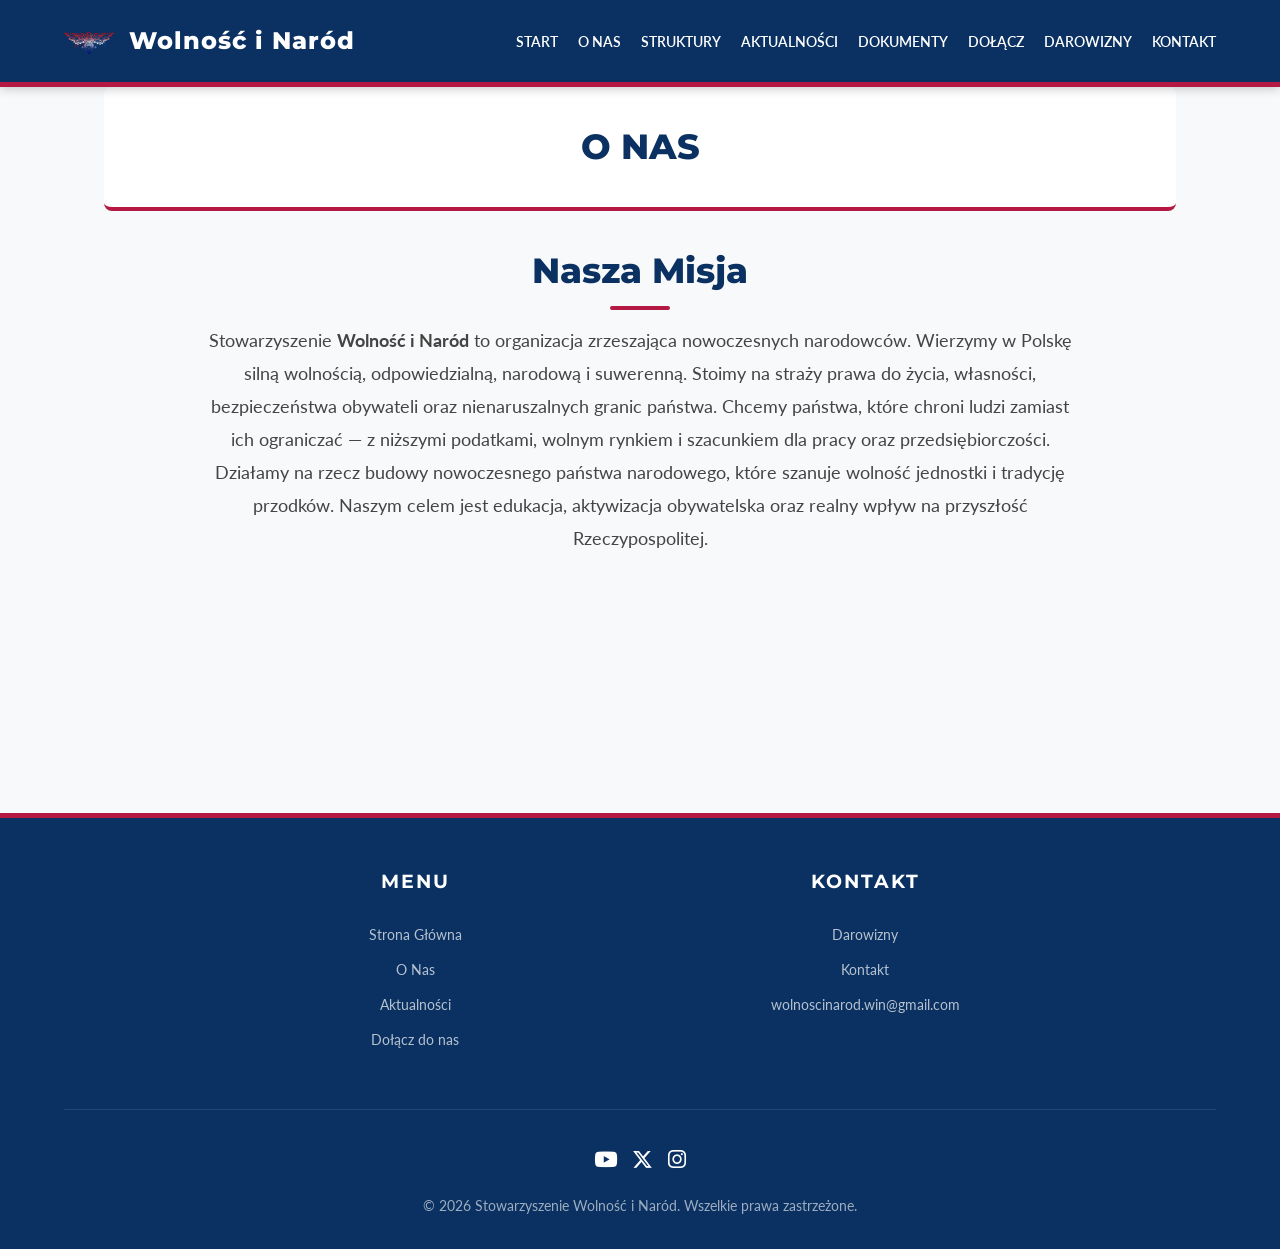
<file: o-nas.html>
<!DOCTYPE html>
<html lang="pl">
<head>
    <meta charset="UTF-8">
    <meta name="viewport" content="width=device-width, initial-scale=1.0">
    <title>O Nas - Wolność i Naród</title>
    
    <!-- SEO & META TAGS -->
    <meta name="description" content="Poznaj misję i cele Stowarzyszenia Wolność i Naród. Dowiedz się, kim jesteśmy i o co walczymy.">
    
    <!-- FAVICON -->
    <link rel="icon" type="image/png" href="img/favicon.png">

    <!-- FONTS -->
    <link rel="preconnect" href="https://fonts.googleapis.com">
    <link rel="preconnect" href="https://fonts.gstatic.com" crossorigin>
    <link href="https://fonts.googleapis.com/css2?family=Lato:ital,wght@0,300;0,400;0,700;1,400&family=Montserrat:wght@400;700;800;900&display=swap" rel="stylesheet">

    <!-- ICONS (Font Awesome) -->
    <link rel="stylesheet" href="https://cdnjs.cloudflare.com/ajax/libs/font-awesome/6.5.1/css/all.min.css">

    <link rel="stylesheet" href="style.css">
</head>
<body>

    <header>
        <div class="logo-container">
            <a href="index.html" class="logo-container">
                <div class="logo-placeholder">
                   <img src="img/wolnosc_i_narod_orzel.png" width="100%" height="100%">
                </div>
                <h1>Wolność i Naród</h1>
            </a>
        </div>
        <nav>
            <ul>
                <li><a href="index.html">Start</a></li>
                <li><a href="o-nas.html">O Nas</a></li>
                <li><a href="struktury.html">Struktury</a></li>
                <li><a href="aktualnosci.html">Aktualności</a></li>
                <li><a href="dokumenty.html">Dokumenty</a></li>
                <li><a href="dolacz.html">Dołącz</a></li>
                <li><a href="darowizny.html">Darowizny</a></li>
                <li><a href="kontakt.html">Kontakt</a></li>
            </ul>
        </nav>
    </header>

    <main>
        <section class="page-header">
            <h2>O Nas</h2>
        </section>

        <section class="description-section">
            <h2>Nasza Misja</h2>
            <p>
                Stowarzyszenie <strong>Wolność i Naród</strong> to organizacja zrzeszająca nowoczesnych narodowców.
                Wierzymy w Polskę silną wolnością, odpowiedzialną, narodową i suwerenną. Stoimy na straży prawa do życia, własności, bezpieczeństwa obywateli oraz nienaruszalnych granic państwa. Chcemy państwa, które chroni ludzi zamiast ich ograniczać — z niższymi podatkami, wolnym rynkiem i szacunkiem dla pracy oraz przedsiębiorczości.
            </p>
            <p>
                Działamy na rzecz budowy nowoczesnego państwa narodowego, które szanuje wolność jednostki i tradycję przodków. Naszym celem jest edukacja, aktywizacja obywatelska oraz realny wpływ na przyszłość Rzeczypospolitej.
            </p>
        </section>
    </main>

    <footer>
        <div class="footer-content">
            <div class="footer-section">
                <h4>Menu</h4>
                <ul class="footer-links">
                    <li><a href="index.html">Strona Główna</a></li>
                    <li><a href="o-nas.html">O Nas</a></li>
                    <li><a href="aktualnosci.html">Aktualności</a></li>
                    <li><a href="dolacz.html">Dołącz do nas</a></li>
                </ul>
            </div>
            <div class="footer-section">
                <h4>Kontakt</h4>
                <ul class="footer-links">
                    <li><a href="darowizny.html">Darowizny</a></li>
                    <li><a href="kontakt.html">Kontakt</a></li>
                    <li><a href="mailto:wolnoscinarod.win@gmail.com">wolnoscinarod.win@gmail.com</a></li>
                </ul>
            </div>
        </div>
        <div class="footer-bottom">
            <div class="social-icons">
                <a href="https://www.youtube.com/@Wolnosc_i_Narod" target="_blank" title="YouTube"><i class="fab fa-youtube"></i></a>
                <a href="https://x.com/Wolnosc_i_Narod" target="_blank" title="Twitter/X"><i class="fab fa-x-twitter"></i></a>
                <a href="https://www.instagram.com/wolnosc_i_narod.win/" target="_blank" title="Instagram"><i class="fab fa-instagram"></i></a>
            </div>
            <p>&copy; 2026 Stowarzyszenie Wolność i Naród. Wszelkie prawa zastrzeżone.</p>
        </div>
    </footer>

</body>
</html>
</file>
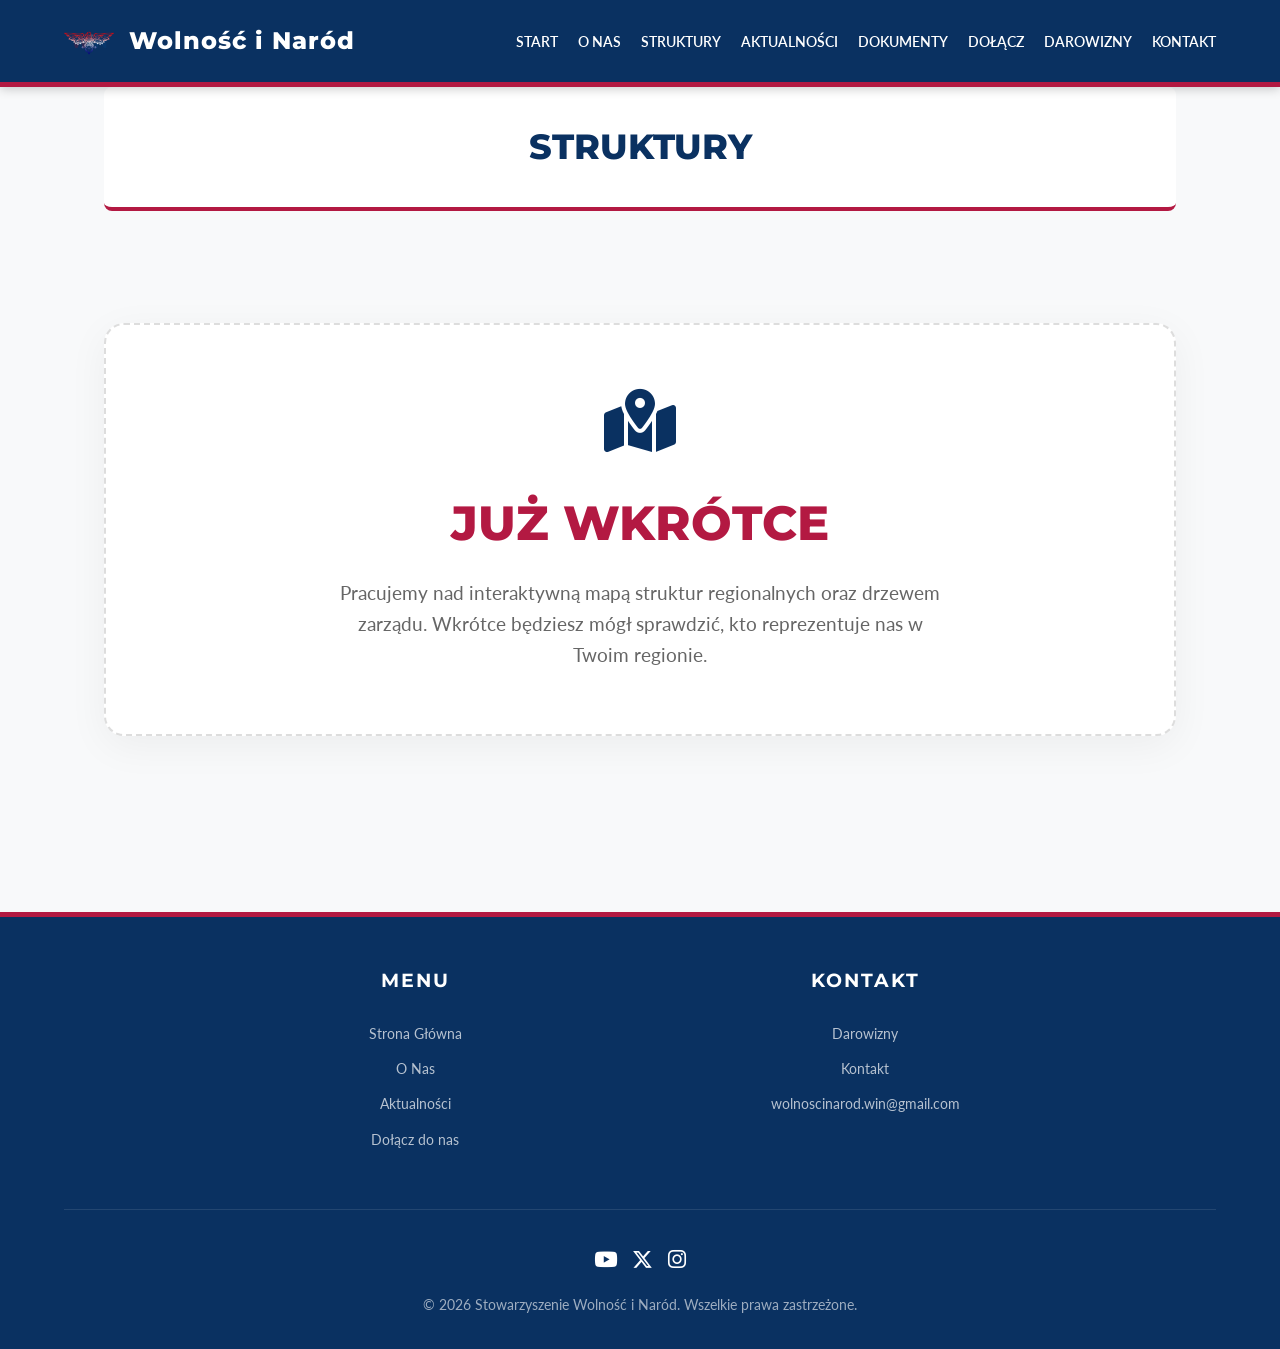
<file: struktury.html>
<!DOCTYPE html>
<html lang="pl">
<head>
    <meta charset="UTF-8">
    <meta name="viewport" content="width=device-width, initial-scale=1.0">
    <title>Struktury - Wolność i Naród</title>
    
    <!-- FAVICON -->
    <link rel="icon" type="image/png" href="img/favicon.png">

    <!-- ICONS -->
    <link rel="preconnect" href="https://fonts.googleapis.com">
    <link rel="preconnect" href="https://fonts.gstatic.com" crossorigin>
    <link href="https://fonts.googleapis.com/css2?family=Lato:ital,wght@0,300;0,400;0,700;1,400&family=Montserrat:wght@400;700;800;900&display=swap" rel="stylesheet">

    <!-- ICONS -->
    <link rel="stylesheet" href="https://cdnjs.cloudflare.com/ajax/libs/font-awesome/6.5.1/css/all.min.css">

    <link rel="stylesheet" href="style.css">
</head>
<body>

    <header>
        <div class="logo-container">
            <a href="index.html" class="logo-container">
                <div class="logo-placeholder">
                   <img src="img/wolnosc_i_narod_orzel.png" width="100%" height="100%">
                </div>
                <h1>Wolność i Naród</h1>
            </a>
        </div>
        <nav>
            <ul>
                <li><a href="index.html">Start</a></li>
                <li><a href="o-nas.html">O Nas</a></li>
                <li><a href="struktury.html">Struktury</a></li>
                <li><a href="aktualnosci.html">Aktualności</a></li>
                <li><a href="dokumenty.html">Dokumenty</a></li>
                <li><a href="dolacz.html">Dołącz</a></li>
                <li><a href="darowizny.html">Darowizny</a></li>
                <li><a href="kontakt.html">Kontakt</a></li>
            </ul>
        </nav>
    </header>

    <main>
        <section class="page-header">
            <h2>Struktury</h2>
        </section>

        <section class="structures-section" style="text-align: center; padding: 5rem 0;">
            <div class="coming-soon-card">
                <i class="fas fa-map-marked-alt" style="font-size: 4rem; color: var(--color-blue); margin-bottom: 2rem;"></i>
                <h2 style="font-size: 3rem; color: var(--color-red); margin-bottom: 1rem;">JUŻ WKRÓTCE</h2>
                <p style="font-size: 1.2rem; max-width: 600px; margin: 0 auto; color: #666;">
                    Pracujemy nad interaktywną mapą struktur regionalnych oraz drzewem zarządu. Wkrótce będziesz mógł sprawdzić, kto reprezentuje nas w Twoim regionie.
                </p>
            </div>
        </section>
    </main>

    <footer>
        <div class="footer-content">
            <div class="footer-section">
                <h4>Menu</h4>
                <ul class="footer-links">
                    <li><a href="index.html">Strona Główna</a></li>
                    <li><a href="o-nas.html">O Nas</a></li>
                    <li><a href="aktualnosci.html">Aktualności</a></li>
                    <li><a href="dolacz.html">Dołącz do nas</a></li>
                </ul>
            </div>
            <div class="footer-section">
                <h4>Kontakt</h4>
                <ul class="footer-links">
                    <li><a href="darowizny.html">Darowizny</a></li>
                    <li><a href="kontakt.html">Kontakt</a></li>
                    <li><a href="mailto:wolnoscinarod.win@gmail.com">wolnoscinarod.win@gmail.com</a></li>
                </ul>
            </div>
        </div>
        <div class="footer-bottom">
            <div class="social-icons">
                <a href="https://www.youtube.com/@Wolnosc_i_Narod" target="_blank" title="YouTube"><i class="fab fa-youtube"></i></a>
                <a href="https://x.com/Wolnosc_i_Narod" target="_blank" title="Twitter/X"><i class="fab fa-x-twitter"></i></a>
                <a href="https://www.instagram.com/wolnosc_i_narod.win/" target="_blank" title="Instagram"><i class="fab fa-instagram"></i></a>
            </div>
            <p>&copy; 2026 Stowarzyszenie Wolność i Naród. Wszelkie prawa zastrzeżone.</p>
        </div>
    </footer>

</body>
</html>
</file>
<file: style.css>
/* Definicja głównych kolorów */
:root {
    --color-blue: #0A3161;
    --color-red: #B31942;
    --color-white: #FFFFFF;
    --color-bg: #F8F9FA;
    --color-text: #333333;
    --font-heading: 'Montserrat', sans-serif;
    --font-body: 'Lato', sans-serif;
}

* {
    margin: 0;
    padding: 0;
    box-sizing: border-box;
}

body {
    font-family: var(--font-body);
    background-color: var(--color-bg);
    color: var(--color-text);
    line-height: 1.6;
}

h1, h2, h3, .logo-container h1 {
    font-family: var(--font-heading);
    font-weight: 800;
}

/* --- LEPKI NAGŁÓWEK (Sticky) --- */
header {
    background-color: var(--color-blue);
    color: var(--color-white);
    padding: 1rem 5%;
    display: flex;
    justify-content: space-between;
    align-items: center;
    border-bottom: 5px solid var(--color-red);
    
    /* To sprawia, że menu wraca i zostaje na górze */
    position: sticky;
    top: 0;
    z-index: 1000; 
    box-shadow: 0 2px 10px rgba(0,0,0,0.2);
}

.logo-container {
    display: flex;
    align-items: center;
    gap: 15px;
    text-decoration: none; /* dla linku w logo */
    color: inherit;
}

.logo-placeholder {
    width: 50px;
    height: 50px;
    display: flex;
    justify-content: center;
    align-items: center;
    font-weight: 900;
    font-size: 1.1rem;
    border-radius: 4px;
  /* dodałem tło by było widać logo */
    color: var(--color-blue);
}

.logo-container h1 {
    font-size: 1.5rem;
    letter-spacing: 1px;
}

nav ul {
    list-style: none;
    display: flex;
    gap: 20px;
}

nav a {
    color: var(--color-white);
    text-decoration: none;
    font-weight: 600;
    text-transform: uppercase;
    font-size: 0.85rem;
    transition: color 0.3s ease;
}

nav a:hover {
    color: var(--color-red);
}

/* --- PRZYCISKI (Buttons) --- */
.btn {
    display: inline-block;
    padding: 0.8rem 2rem;
    border-radius: 4px;
    text-decoration: none;
    font-weight: 700;
    text-transform: uppercase;
    font-size: 0.9rem;
    transition: all 0.3s ease;
    cursor: pointer;
    border: none;
}

.btn-primary {
    background-color: var(--color-red);
    color: var(--color-white);
}

.btn-primary:hover {
    background-color: #d11d4d; /* ciemniejszy czerwony */
    transform: translateY(-2px);
    box-shadow: 0 4px 15px rgba(179, 25, 66, 0.3);
}

.btn-secondary {
    background-color: transparent;
    color: var(--color-blue);
    border: 2px solid var(--color-blue);
    margin-left: 10px;
}

.btn-secondary:hover {
    background-color: var(--color-blue);
    color: var(--color-white);
    transform: translateY(-2px);
}

.btn-block {
    display: block;
    width: 100%;
}

/* --- SEKCJA DOŁĄCZ --- */
.join-section {
    background-color: var(--color-blue);
    color: var(--color-white);
    padding: 6rem 5%;
    margin-bottom: 6rem;
    border-radius: 50px;
}

.join-container {
    max-width: 1200px;
    margin: 0 auto;
    display: grid;
    grid-template-columns: 1fr 1.2fr;
    gap: 50px;
    align-items: center;
}

.join-text h2 {
    font-size: 2.5rem;
    margin-bottom: 1.5rem;
}

.join-text p {
    font-size: 1.1rem;
    margin-bottom: 2rem;
    opacity: 0.9;
}

.join-benefits {
    list-style: none;
}

.join-benefits li {
    margin-bottom: 1rem;
    display: flex;
    align-items: center;
    gap: 15px;
    font-weight: 600;
}

.join-benefits li span {
    color: var(--color-red);
    font-size: 1.5rem;
}

.join-form-card {
    background-color: var(--color-white);
    color: var(--color-text);
    padding: 2.5rem;
    border-radius: 15px;
    box-shadow: 0 10px 40px rgba(0,0,0,0.2);
}

.form-group {
    margin-bottom: 1.5rem;
}

.form-row {
    display: grid;
    grid-template-columns: 1fr 1fr;
    gap: 20px;
}

.form-group label {
    display: block;
    margin-bottom: 0.5rem;
    font-weight: 700;
    font-size: 0.9rem;
    color: var(--color-blue);
}

.form-group input, 
.form-group select, 
.form-group textarea {
    width: 100%;
    padding: 0.8rem;
    border: 1px solid #ddd;
    border-radius: 4px;
    font-family: var(--font-body);
    font-size: 1rem;
}

.form-checkbox {
    display: flex;
    gap: 10px;
    margin-bottom: 1.5rem;
    font-size: 0.8rem;
    line-height: 1.4;
}

.form-checkbox input {
    margin-top: 3px;
}

.form-status {
    margin-top: 1rem;
    text-align: center;
    font-weight: 600;
}

/* --- GŁÓWNA ZAWARTOŚĆ --- */
main {
    max-width: 1200px;
    margin: 0 auto; /* Usunięto margines górny by hero dotykało nagłówka */
    padding: 0 5%;
    min-height: 70vh;
}

/* --- SEKCJA HERO --- */
.hero-section {
    padding: 5rem 0;
    text-align: center;
    background: linear-gradient(rgba(10, 49, 97, 0.05), rgba(255, 255, 255, 0));
    border-radius: 0 0 50px 50px;
    margin-bottom: 3rem;
}

.hero-content h1 {
    font-size: 3.5rem;
    color: var(--color-blue);
    margin-bottom: 1.5rem;
    line-height: 1.2;
}

.hero-content p {
    font-size: 1.2rem;
    max-width: 800px;
    margin: 0 auto 2.5rem;
    color: #555;
}

/* Klasyczny układ podstrony */
.page-header {
    background-color: var(--color-white);
    padding: 2rem;
    border-radius: 8px;
    border-bottom: 4px solid var(--color-red);
    margin-bottom: 2rem;
    text-align: center;
}

.page-header h2 {
    color: var(--color-blue);
    font-size: 2.2rem;
    text-transform: uppercase;
}

.content-block {
    background-color: var(--color-white);
    padding: 2rem;
    border-radius: 8px;
    box-shadow: 0 2px 5px rgba(0,0,0,0.05);
    margin-top: 1cm;
}

.content-block p {
    margin-bottom: 1.5rem;
}

/* --- SEKCJA OPISU (Misja) --- */
.description-section {
    text-align: center;
    max-width: 900px;
    margin: 0 auto 6rem; /* 6rem odstępu na dole */
    padding: 0 1rem;
}

.description-section h2 {
    color: var(--color-blue);
    font-size: 2.2rem;
    margin-bottom: 1.5rem;
    position: relative;
    display: inline-block;
}

.description-section h2::after {
    content: '';
    position: absolute;
    bottom: -10px;
    left: 50%;
    transform: translateX(-50%);
    width: 60px;
    height: 4px;
    background-color: var(--color-red);
    border-radius: 2px;
}

.description-section p {
    font-size: 1.15rem;
    color: #444;
    line-height: 1.8;
}

/* Sekcja z aktualnościami (na głównej) */
.news-section h2 {
    color: var(--color-blue);
    margin-bottom: 2rem;
    text-align: center;
    font-size: 2rem;
    text-transform: uppercase;
}

.news-grid {
    display: grid;
    grid-template-columns: repeat(3, 1fr);
    grid-auto-rows: minmax(200px, auto);
    gap: 25px;
}

.news-card {
    background-color: var(--color-white);
    padding: 2rem;
    border-radius: 12px;
    box-shadow: 0 4px 15px rgba(0,0,0,0.05);
    border-top: none; /* Usuwamy prostą kreskę na rzecz nowoczesnego stylu */
    border-left: 4px solid var(--color-blue);
    transition: all 0.3s ease;
    display: flex;
    flex-direction: column;
    justify-content: space-between;
}

/* Wariacje Bento Grid */
.news-card.featured {
    grid-column: span 2;
    grid-row: span 2;
    background: linear-gradient(135deg, var(--color-white) 60%, rgba(10, 49, 97, 0.05));
}

.news-card.wide {
    grid-column: span 2;
}

.news-card:hover {
    transform: translateY(-8px);
    box-shadow: 0 10px 30px rgba(0,0,0,0.1);
    border-left-color: var(--color-red);
}

.news-card h3 {
    color: var(--color-blue);
    font-size: 1.4rem;
    margin-bottom: 1rem;
}

.news-card .date {
    font-size: 0.85rem;
    color: #888;
    margin-bottom: 1rem;
    font-weight: 600;
}

.news-card p {
    font-size: 0.95rem;
    color: #666;
    margin-bottom: 1.5rem;
}

.read-more {
    color: var(--color-red);
    text-decoration: none;
    font-weight: 700;
    font-size: 0.9rem;
    text-transform: uppercase;
    display: inline-flex;
    align-items: center;
    gap: 5px;
}

.read-more:hover {
    gap: 10px;
}

/* --- STOPKA --- */
footer {
    background-color: var(--color-blue);
    color: var(--color-white);
    padding: 3rem 5% 2rem;
    margin-top: 6rem;
    border-top: 5px solid var(--color-red);
    width: 100%;
}

.footer-content {
    max-width: 800px; /* Zmniejszono szerokość dla 2 kolumn */
    margin: 0 auto;
    display: grid;
    grid-template-columns: 1fr 1fr; /* Dokładnie dwie kolumny obok siebie */
    gap: 100px; /* Duży odstęp między MENU a KONTAKT */
    margin-bottom: 3rem;
    text-align: center;
}

.footer-section {
    width: 100%;
}

.footer-section h4 {
    font-family: var(--font-heading);
    font-size: 1.2rem;
    margin-bottom: 1.5rem;
    text-transform: uppercase;
    letter-spacing: 2px;
    color: var(--color-white);
}

.footer-section p {
    font-size: 0.9rem;
    opacity: 0.8;
    line-height: 1.6;
}

.footer-links {
    list-style: none;
    padding: 0;
}

.footer-links li {
    margin-bottom: 0.6rem;
}

.footer-links a {
    color: var(--color-white);
    text-decoration: none;
    font-size: 0.9rem;
    opacity: 0.7;
    transition: opacity 0.3s ease;
}

.footer-links a:hover {
    opacity: 1;
    color: var(--color-red);
}

.social-icons {
    display: flex;
    gap: 15px;
    margin-top: 1.5rem;
}

.social-icons a {
    color: var(--color-white);
    font-size: 1.3rem;
    transition: transform 0.3s ease, color 0.3s ease;
}

.social-icons a:hover {
    color: var(--color-red);
    transform: translateY(-5px);
}

.footer-bottom {
    max-width: 1200px;
    margin: 0 auto;
    border-top: 1px solid rgba(255,255,255,0.1);
    padding-top: 2rem;
    text-align: center;
    display: flex;
    flex-direction: column;
    align-items: center;
    gap: 20px;
}

.footer-bottom .social-icons {
    margin-top: 0; /* Usuwamy górny margines, bo gap w rodzicu załatwia sprawę */
}

.footer-bottom p {
    font-size: 0.85rem;
    opacity: 0.6;
}

/* --- SEKCJA FILARY (Home Page) --- */
.pillars-section {
    padding: 2rem 0;
    margin-bottom: 3rem;
}

.pillars-grid {
    display: grid;
    grid-template-columns: repeat(3, 1fr);
    gap: 20px;
    max-width: 1000px; /* Zmniejszono szerokość kontenera */
    margin: 0 auto;
}

.pillar-card {
    text-align: center;
    padding: 1.5rem; /* Zmniejszono padding */
    background-color: var(--color-white);
    border-radius: 12px; /* Mniejszy promień */
    box-shadow: 0 4px 15px rgba(0,0,0,0.05);
    transition: all 0.3s ease;
    border-bottom: 4px solid transparent;
}

.pillar-card:hover {
    transform: translateY(-5px);
    border-bottom-color: var(--color-red);
}

.pillar-card i {
    font-size: 2rem; /* Zmniejszono ikony */
    color: var(--color-blue);
    margin-bottom: 1rem;
}

.pillar-card h3 {
    font-size: 1.1rem; /* Zmniejszono nagłówki */
    margin-bottom: 0.8rem;
    color: var(--color-blue);
}

.pillar-card p {
    font-size: 0.85rem; /* Zmniejszono tekst */
    color: #666;
    line-height: 1.5;
}

/* --- SEKCJA DOKUMENTY --- */
.docs-grid {
    display: grid;
    grid-template-columns: repeat(auto-fit, minmax(300px, 1fr));
    gap: 30px;
    margin-top: 2rem;
}

.doc-card {
    background-color: var(--color-white);
    padding: 2.5rem;
    border-radius: 15px;
    box-shadow: 0 10px 30px rgba(0,0,0,0.05);
    text-align: center;
    transition: transform 0.3s ease;
}

.doc-card:hover {
    transform: translateY(-5px);
}

.doc-card i {
    font-size: 3rem;
    color: var(--color-red);
    margin-bottom: 1.5rem;
}

.doc-card h3 {
    color: var(--color-blue);
    margin-bottom: 1rem;
}

.doc-card p {
    font-size: 0.95rem;
    color: #666;
    margin-bottom: 2rem;
}

/* --- SEKCJA STRUKTURY --- */
.coming-soon-card {
    background-color: var(--color-white);
    padding: 4rem 2rem;
    border-radius: 20px;
    box-shadow: 0 10px 40px rgba(0,0,0,0.05);
    border: 2px dashed #ddd;
}

/* --- RESPONSyWNOŚĆ (TELEFON) --- */
.donation-container {
    display: grid;
    grid-template-columns: 1fr 1fr;
    gap: 40px;
    max-width: 1000px;
    margin: 0 auto;
}

.donation-card {
    background-color: var(--color-white);
    padding: 2.5rem;
    border-radius: 15px;
    box-shadow: 0 10px 30px rgba(0,0,0,0.05);
    border-top: 5px solid var(--color-red);
}

.bank-details {
    background-color: #f9f9f9;
    padding: 1.5rem;
    border-radius: 8px;
    margin-top: 1.5rem;
}

.bank-details p {
    margin-bottom: 0.5rem;
    font-size: 0.95rem;
}

/* --- SEKCJA KONTAKT --- */
.contact-grid {
    display: grid;
    grid-template-columns: repeat(auto-fit, minmax(300px, 1fr));
    gap: 30px;
}

.contact-card {
    background-color: var(--color-white);
    padding: 2rem;
    border-radius: 12px;
    box-shadow: 0 4px 15px rgba(0,0,0,0.05);
    text-align: center;
}

.contact-card h3 {
    margin-bottom: 1rem;
    color: var(--color-blue);
}

/* --- RESPONSyWNOŚĆ (TELEFON) --- */
@media (max-width: 768px) {
    header {
        flex-direction: column;
        justify-content: center;
        padding: 1rem;
    }

    .logo-container {
        flex-direction: column; /* logo nad napisem */
        gap: 5px;
        margin-bottom: 10px;
        width: 100%;
        align-items: center; /* środek */
    }

    .logo-container h1 {
        font-size: 1.3rem;
        text-align: center;
    }

    nav ul {
        flex-wrap: wrap;
        justify-content: center;
        gap: 10px;
    }

    nav a {
        font-size: 0.75rem;
    }

    .hero-content h1 {
        font-size: 2.2rem;
    }

    .hero-content p {
        font-size: 1rem;
    }

    .hero-buttons {
        display: flex;
        flex-direction: column;
        gap: 10px;
    }

    .btn-secondary {
        margin-left: 0;
    }

    /* Formularz na Mobile */
    .join-container {
        grid-template-columns: 1fr;
        text-align: center;
    }

    .join-benefits li {
        justify-content: center;
    }

    .form-row {
        grid-template-columns: 1fr;
    }

    .join-section {
        padding: 4rem 1rem;
        border-radius: 20px;
    }

    /* Bento Grid na Mobile */
    .news-grid {
        grid-template-columns: 1fr;
    }

    .news-card.featured, .news-card.wide {
        grid-column: span 1;
        grid-row: span 1;
    }

    /* Naprawa kafelków Filary Ideowe na Mobile */
    .pillars-grid {
        grid-template-columns: 1fr; /* Jeden pod drugim */
        gap: 15px;
        padding: 0 10px;
    }

    .pillar-card {
        padding: 1.2rem;
    }

    /* Stopka na Mobile */
    .footer-content {
        display: flex;
        flex-direction: column;
        text-align: center;
        gap: 30px;
    }

    .social-icons {
        justify-content: center;
    }

    /* Darowizny na Mobile */
    .donation-container {
        grid-template-columns: 1fr;
    }
}
</file>
